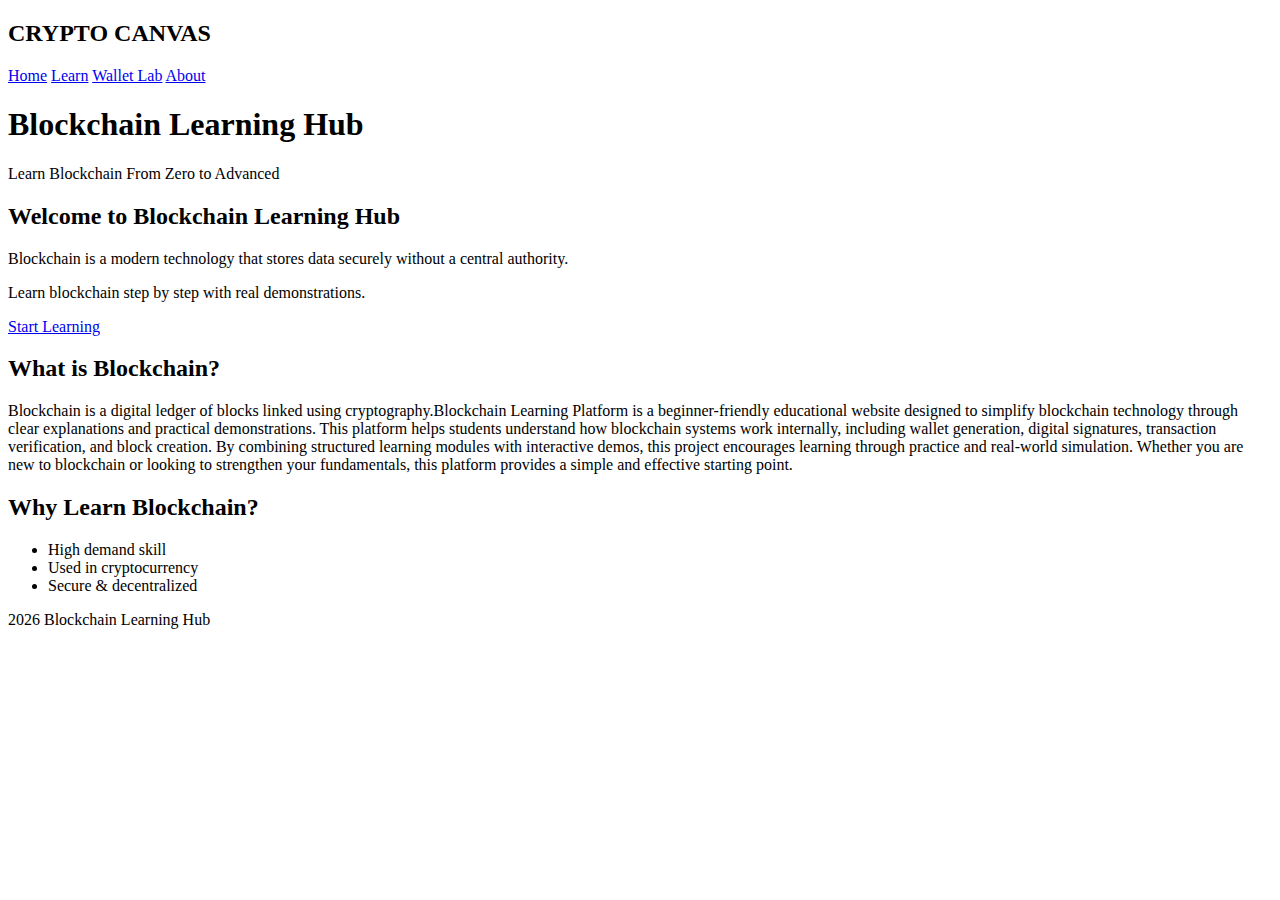
<file: index.html>
<!DOCTYPE html>
<html>
<head>

<!-- Basic Setup -->
<meta charset="UTF-8">
<meta name="viewport" content="width=device-width, initial-scale=1.0">

<title>Blockchain Learning Platform | Learn Blockchain Visually</title>

<meta name="description" content="Blockchain Learning Platform created by Hanshal Gajula. A visual and interactive guide to understanding blockchain technology, blocks, transactions, and distributed ledgers.">

<meta name="keywords" content="Hanshal Gajula, Blockchain Learning Platform, learn blockchain, blockchain tutorial, blockchain basics, distributed ledger technology, blockchain visualization">

<meta name="author" content="Hanshal Gajula">

<meta name="robots" content="index, follow">

<link rel="canonical" href="https://hanshal-aether.github.io/blockchain-learning-platform/">

<!-- Open Graph (LinkedIn / WhatsApp preview) -->
<meta property="og:type" content="website">
<meta property="og:title" content="Blockchain Learning Platform">
<meta property="og:description" content="Interactive blockchain learning platform explaining blockchain concepts visually.">
<meta property="og:url" content="https://hanshal-aether.github.io/blockchain-learning-platform/">
<meta property="og:image" content="https://hanshal-aether.github.io/blockchain-learning-platform/preview.png">

<!-- Twitter Preview -->
<meta name="twitter:card" content="summary_large_image">
<meta name="twitter:title" content="Blockchain Learning Platform">
<meta name="twitter:description" content="Learn blockchain technology through an interactive visual platform.">

<!-- Structured Data for Google -->
<script type="application/ld+json">
{
 "@context": "https://schema.org",
 "@type": "EducationalApplication",
 "name": "Blockchain Learning Platform",
 "author": {
   "@type": "Person",
   "name": "Hanshal Gajula"
 },
 "description": "Interactive blockchain learning platform explaining blockchain fundamentals visually.",
 "url": "https://hanshal-aether.github.io/blockchain-learning-platform/"
}
</script>

</head>
<body>

<div class="sidebar">
    <h2>CRYPTO CANVAS</h2>
    <a href="index.html">Home</a>
    <a href="module.html">Learn</a>
    <a href="Demo.html">Wallet Lab</a>
    <a href="about.html">About</a>
    
</div>

<div class="main">

<header>
<h1>Blockchain Learning Hub</h1>
<p>Learn Blockchain From Zero to Advanced</p>
</header>

<section class="hero">
<h2>Welcome to Blockchain Learning Hub</h2>
<p>
Blockchain is a modern technology that stores data securely
without a central authority.
</p>
<p>
Learn blockchain step by step with real demonstrations.
</p>
<a href="module.html" class="btn">Start Learning</a>
</section>

<section class="content">
<h2>What is Blockchain?</h2>
<p>
Blockchain is a digital ledger of blocks linked using cryptography.Blockchain Learning Platform is a beginner-friendly educational website designed to simplify blockchain technology through clear explanations and practical demonstrations.

This platform helps students understand how blockchain systems work internally, including wallet generation, digital signatures, transaction verification, and block creation.

By combining structured learning modules with interactive demos, this project encourages learning through practice and real-world simulation.

Whether you are new to blockchain or looking to strengthen your fundamentals, this platform provides a simple and effective starting point.
</p>

<h2>Why Learn Blockchain?</h2>
<ul>
<li>High demand skill</li>
<li>Used in cryptocurrency</li>
<li>Secure & decentralized</li>
</ul>
</section>

<footer>
<p> 2026 Blockchain Learning Hub</p>
</footer>

</div>
</body>

</html>
</file>
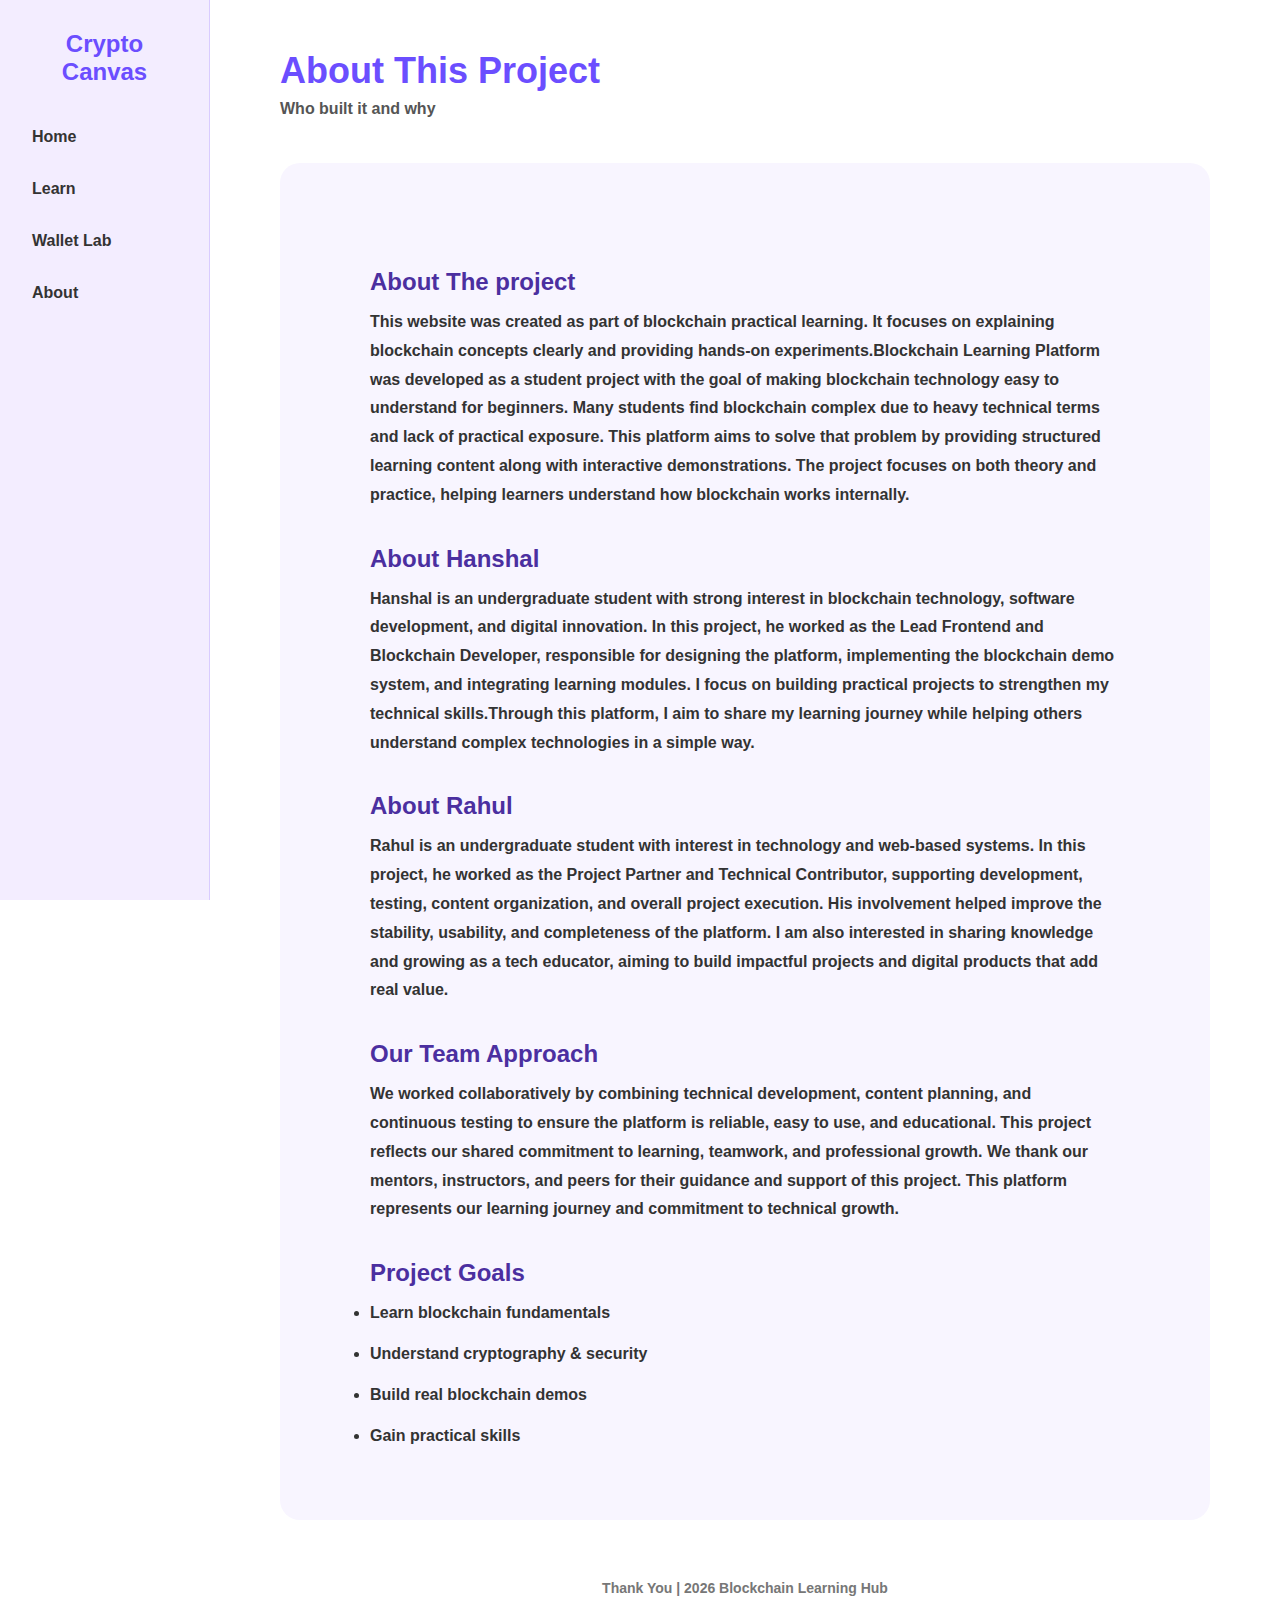
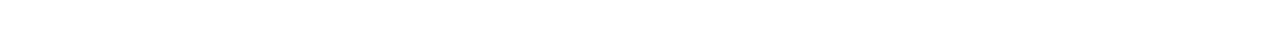
<file: about.html>
<!DOCTYPE html>
<html lang="en">
<head>
<meta charset="UTF-8">
<title>About This Project</title>
<link rel="stylesheet" href="style.css">
</head>

<body>

<!-- SIDEBAR -->
<div class="sidebar">
    <h2>Crypto Canvas</h2>
    <a href="index.html">Home</a>
    <a href="module.html">Learn</a>
    <a href="Demo.html">Wallet Lab</a>
    <a href="about.html">About</a>
</div>

<!-- MAIN CONTENT -->
<div class="main">

<header>
<h1>About This Project</h1>
<p>Who built it and why</p>
</header>

<section class="content">
 <h2>About The project</h2>
<p>
This website was created as part of blockchain practical learning.
It focuses on explaining blockchain concepts clearly
and providing hands-on experiments.Blockchain Learning Platform was developed as a student project with the goal of making blockchain technology easy to understand for beginners.

Many students find blockchain complex due to heavy technical terms and lack of practical exposure. This platform aims to solve that problem by providing structured learning content along with interactive demonstrations.

The project focuses on both theory and practice, helping learners understand how blockchain works internally.
</p>

<h2>About Hanshal</h2>
<p>
Hanshal is an undergraduate student with strong interest in blockchain technology, software development, and digital innovation.

In this project, he worked as the Lead Frontend and Blockchain Developer, responsible for designing the platform, implementing the blockchain demo system, and integrating learning modules.

I focus on building practical projects to strengthen my technical skills.Through this platform, I aim to share my learning journey while helping others understand complex technologies in a simple way.
</p>

<h2>About Rahul</h2>
<p>
Rahul is an undergraduate student with interest in technology and web-based systems.

In this project, he worked as the Project Partner and Technical Contributor, supporting development, testing, content organization, and overall project execution.

His involvement helped improve the stability, usability, and completeness of the platform. I am also interested in sharing knowledge and growing as a tech educator, aiming to build impactful projects and digital products that add real value.

</p>

<h2>Our Team Approach</h2>
<p>
We worked collaboratively by combining technical development, content planning, and continuous testing to ensure the platform is reliable, easy to use, and educational.

This project reflects our shared commitment to learning, teamwork, and professional growth.

We thank our mentors, instructors, and peers for their guidance and support of this project.

This platform represents our learning journey and commitment to technical growth.
</p>


<h2>Project Goals</h2>
<ul>
<li>Learn blockchain fundamentals</li>
<li>Understand cryptography & security</li>
<li>Build real blockchain demos</li>
<li>Gain practical skills</li>
</ul>

</section>

<footer>
<p>Thank You  |  2026 Blockchain Learning Hub</p>
</footer>

</div>

</body>
</html>
</file>
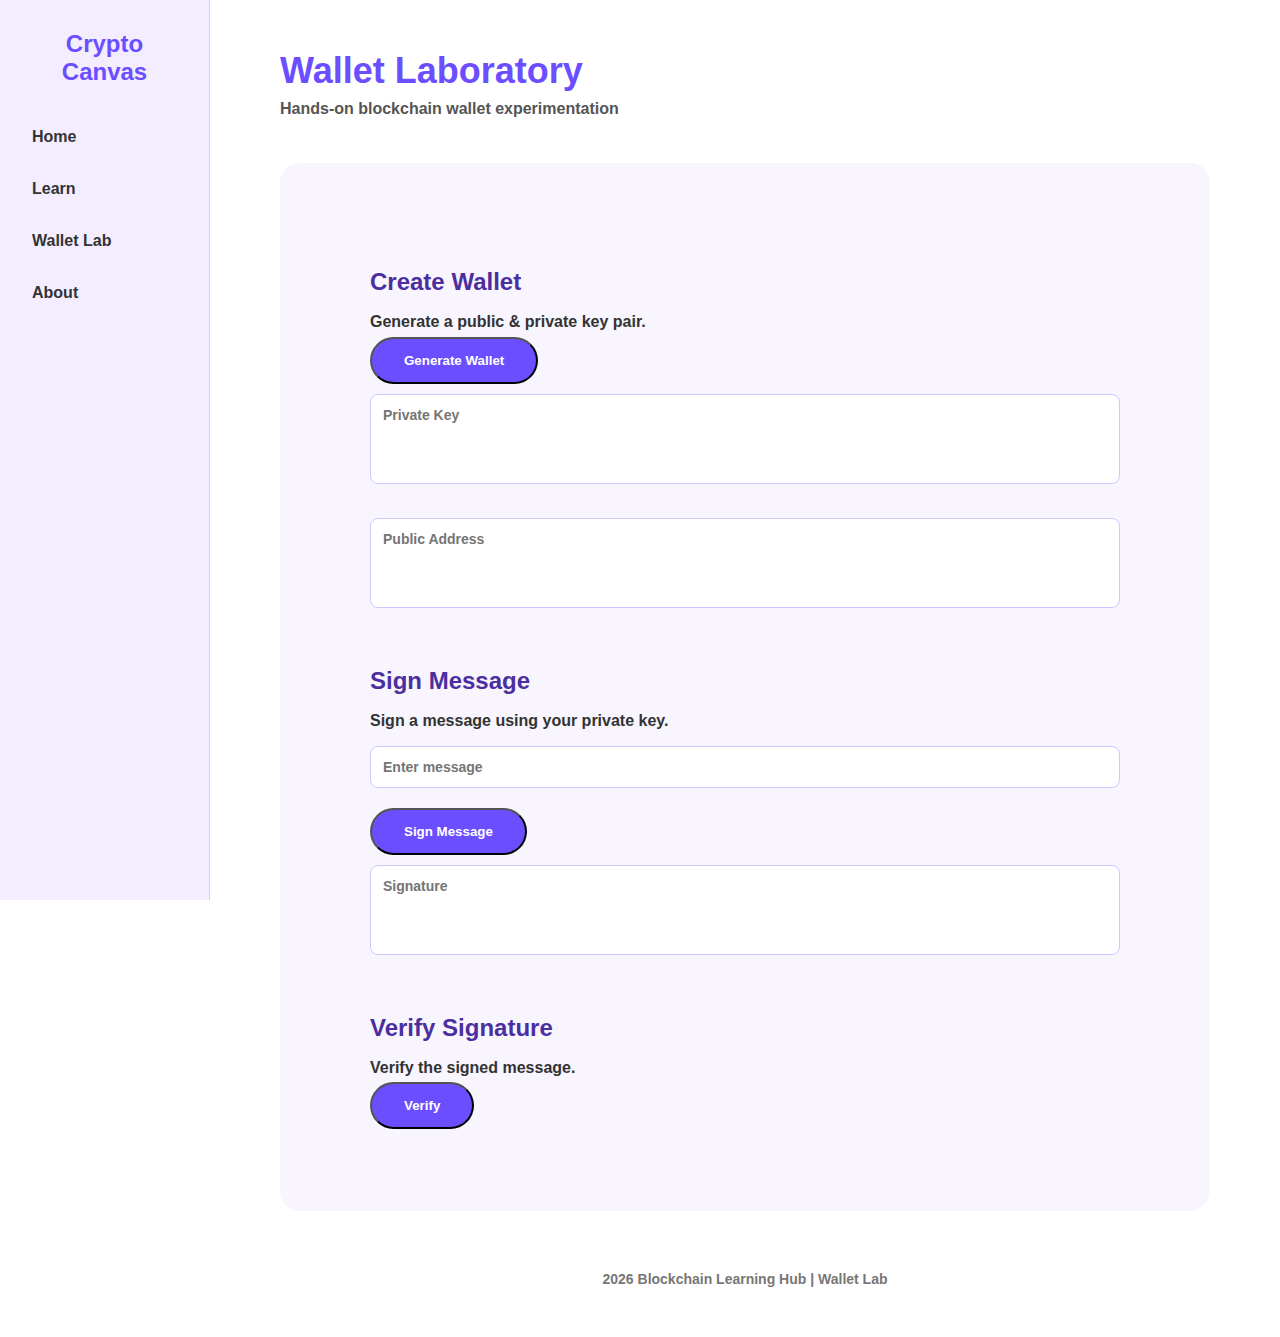
<file: Demo.html>
<!DOCTYPE html>
<html lang="en">
<head>
<meta charset="UTF-8">
<title>Blockchain Wallet Lab</title>
<link rel="stylesheet" href="style.css">
</head>

<body>

<!-- SIDEBAR -->
<div class="sidebar">
    <h2>Crypto Canvas</h2>
    <a href="index.html">Home</a>
    <a href="module.html">Learn</a>
    <a href="Demo.html">Wallet Lab</a>
    <a href="about.html">About</a>
</div>

<!-- MAIN CONTENT -->
<div class="main">

<header>
<h1>Wallet Laboratory</h1>
<p>Hands-on blockchain wallet experimentation</p>
</header>

<section class="content">

<h2>Create Wallet</h2>
<p>Generate a public & private key pair.</p>

<button onclick="createWallet()" class="btn">Generate Wallet</button>

<textarea id="privateKey" placeholder="Private Key"></textarea>
<textarea id="address" placeholder="Public Address"></textarea>

<h2>Sign Message</h2>
<p>Sign a message using your private key.</p>

<input id="message" placeholder="Enter message">
<button onclick="signMessage()" class="btn">Sign Message</button>

<textarea id="signature" placeholder="Signature"></textarea>

<h2>Verify Signature</h2>
<p>Verify the signed message.</p>

<button onclick="verify()" class="btn">Verify</button>
<p id="result"></p>

</section>

<footer>
<p> 2026 Blockchain Learning Hub | Wallet Lab</p>
</footer>

</div>

<script src="Blockchain.js"></script>

</body>

</html>
</file>
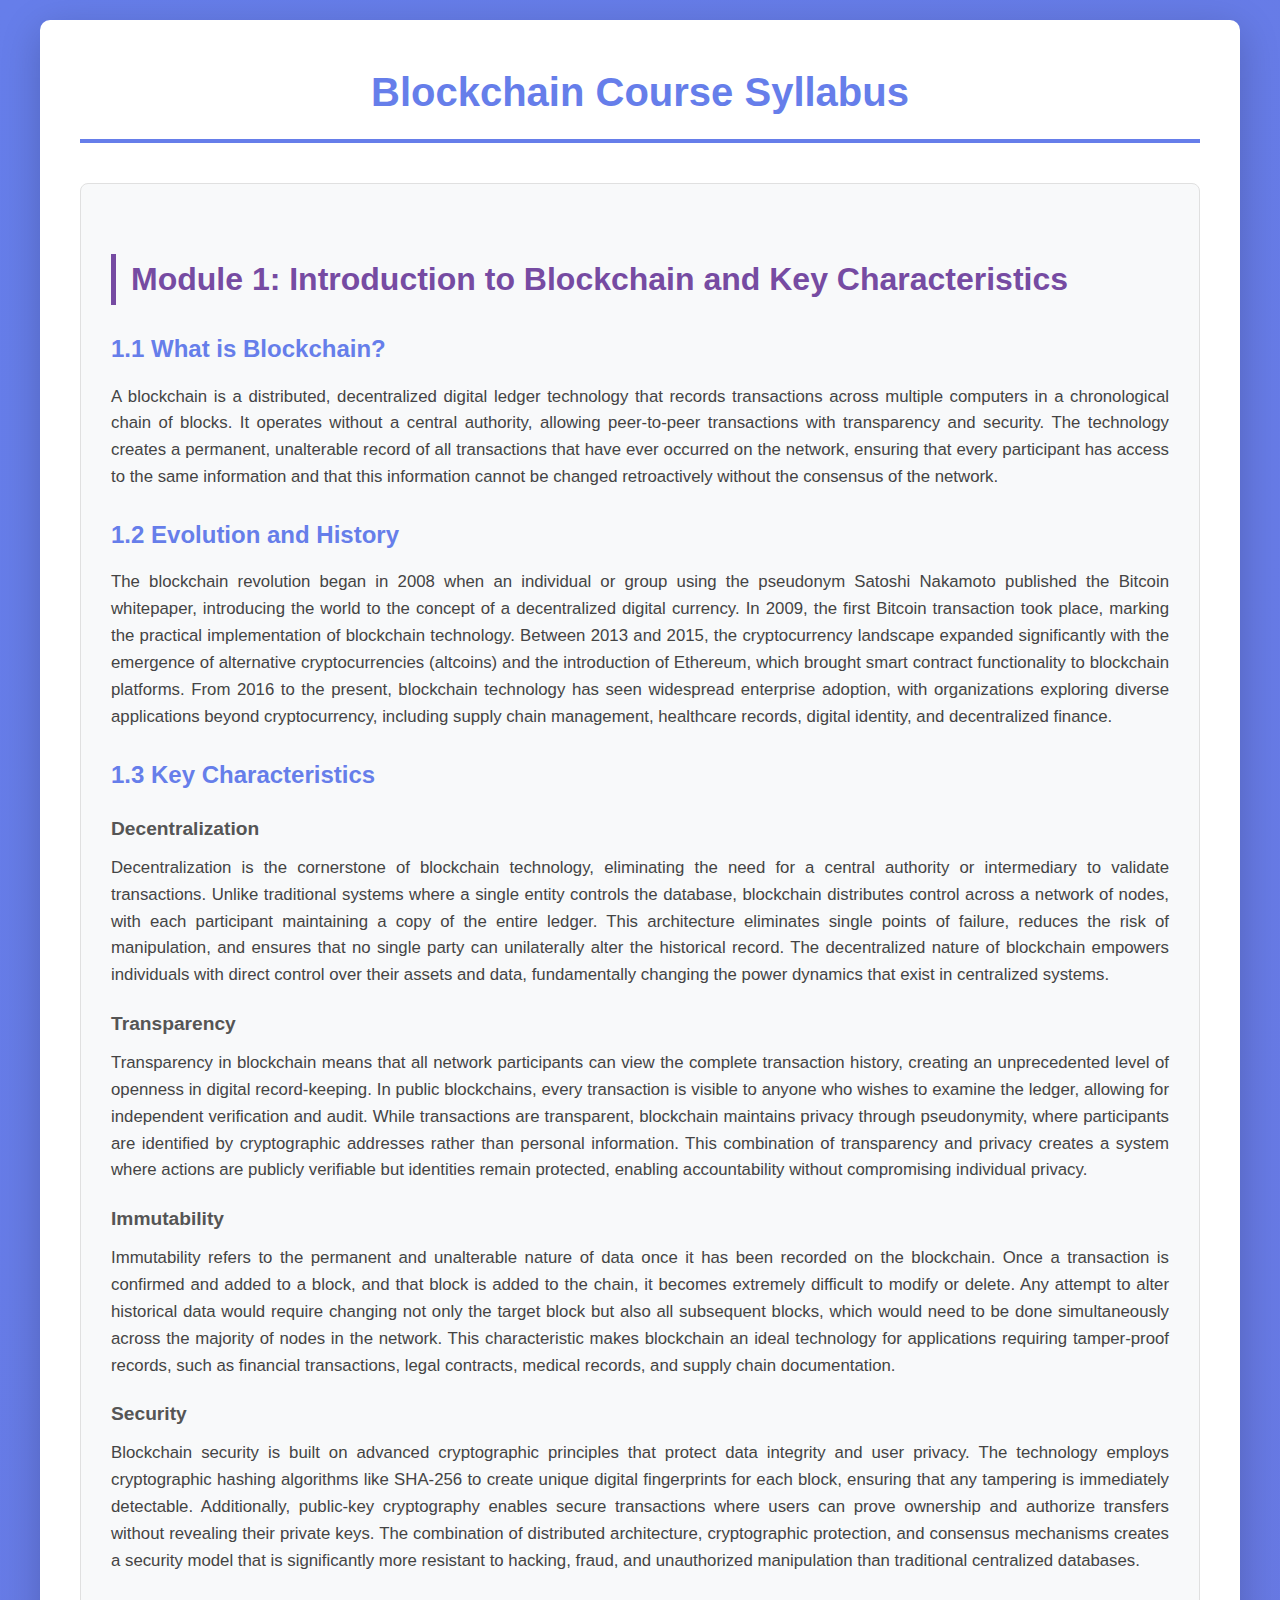
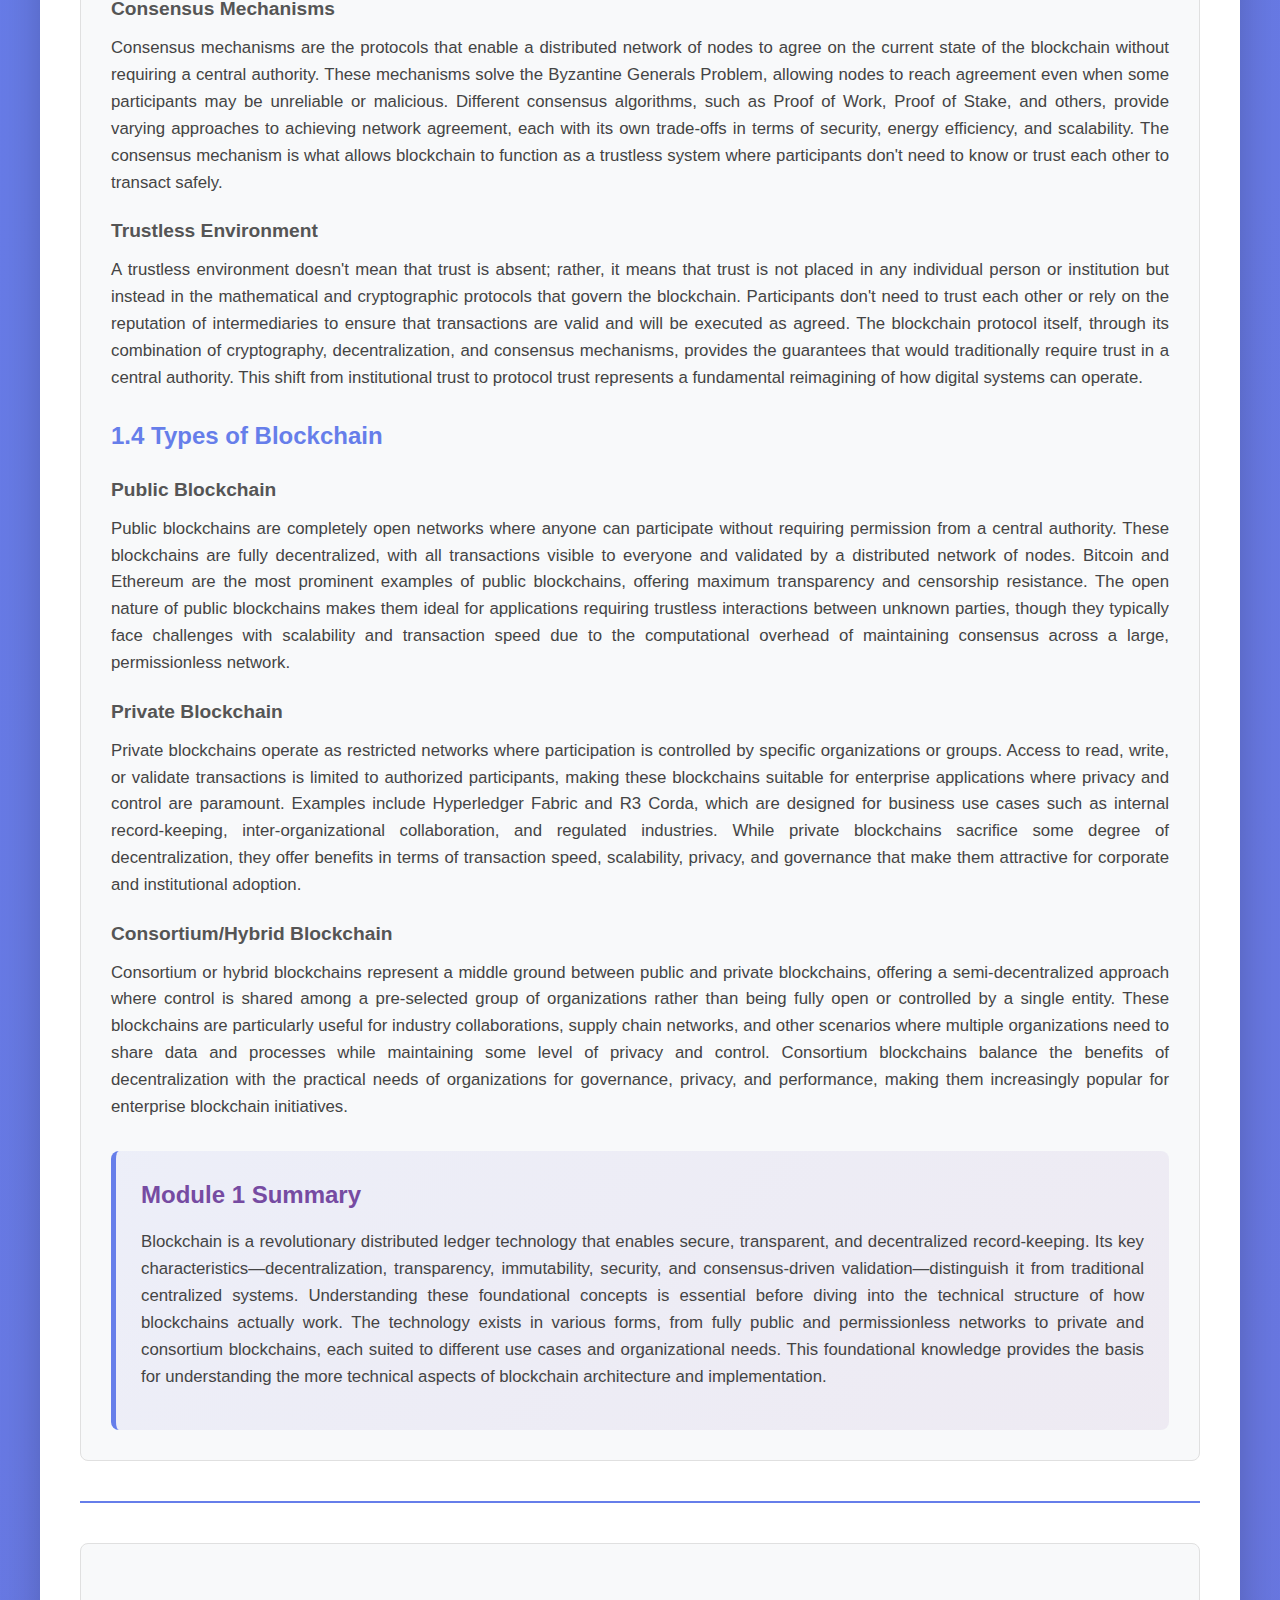
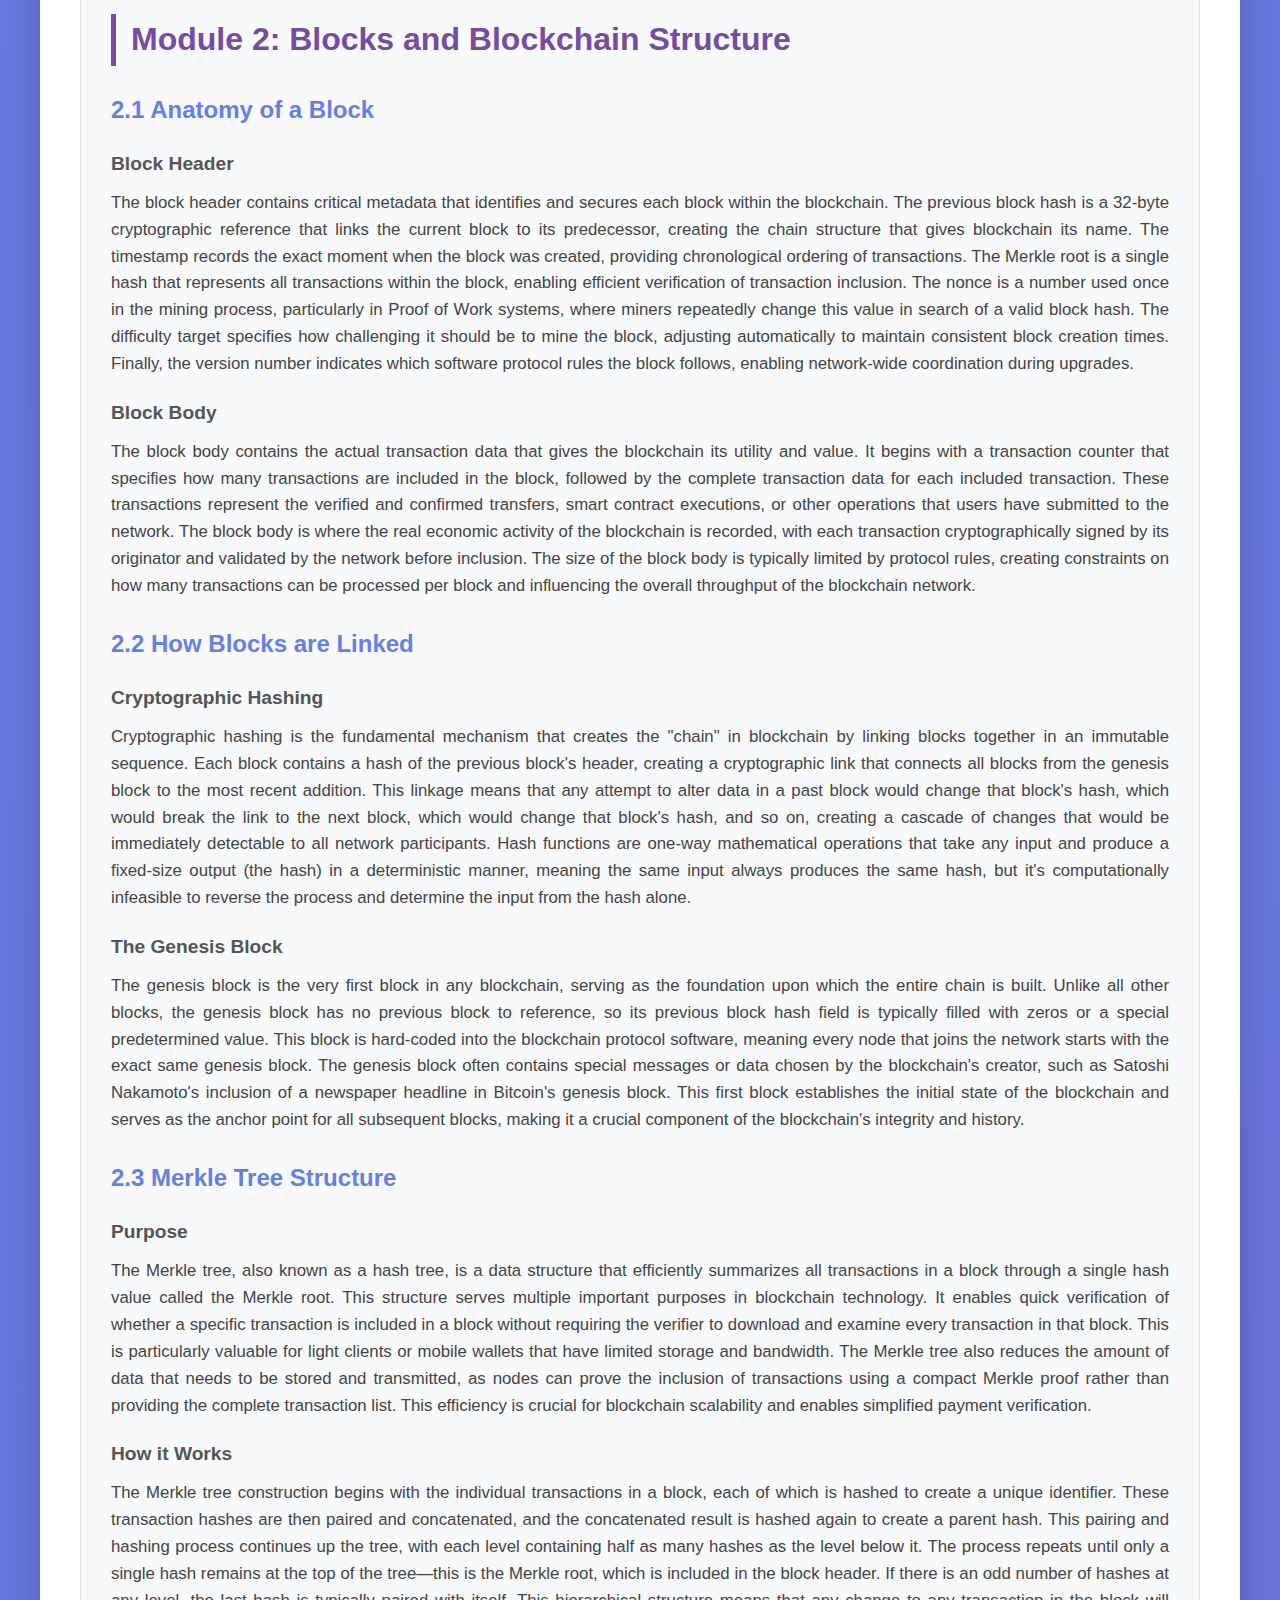
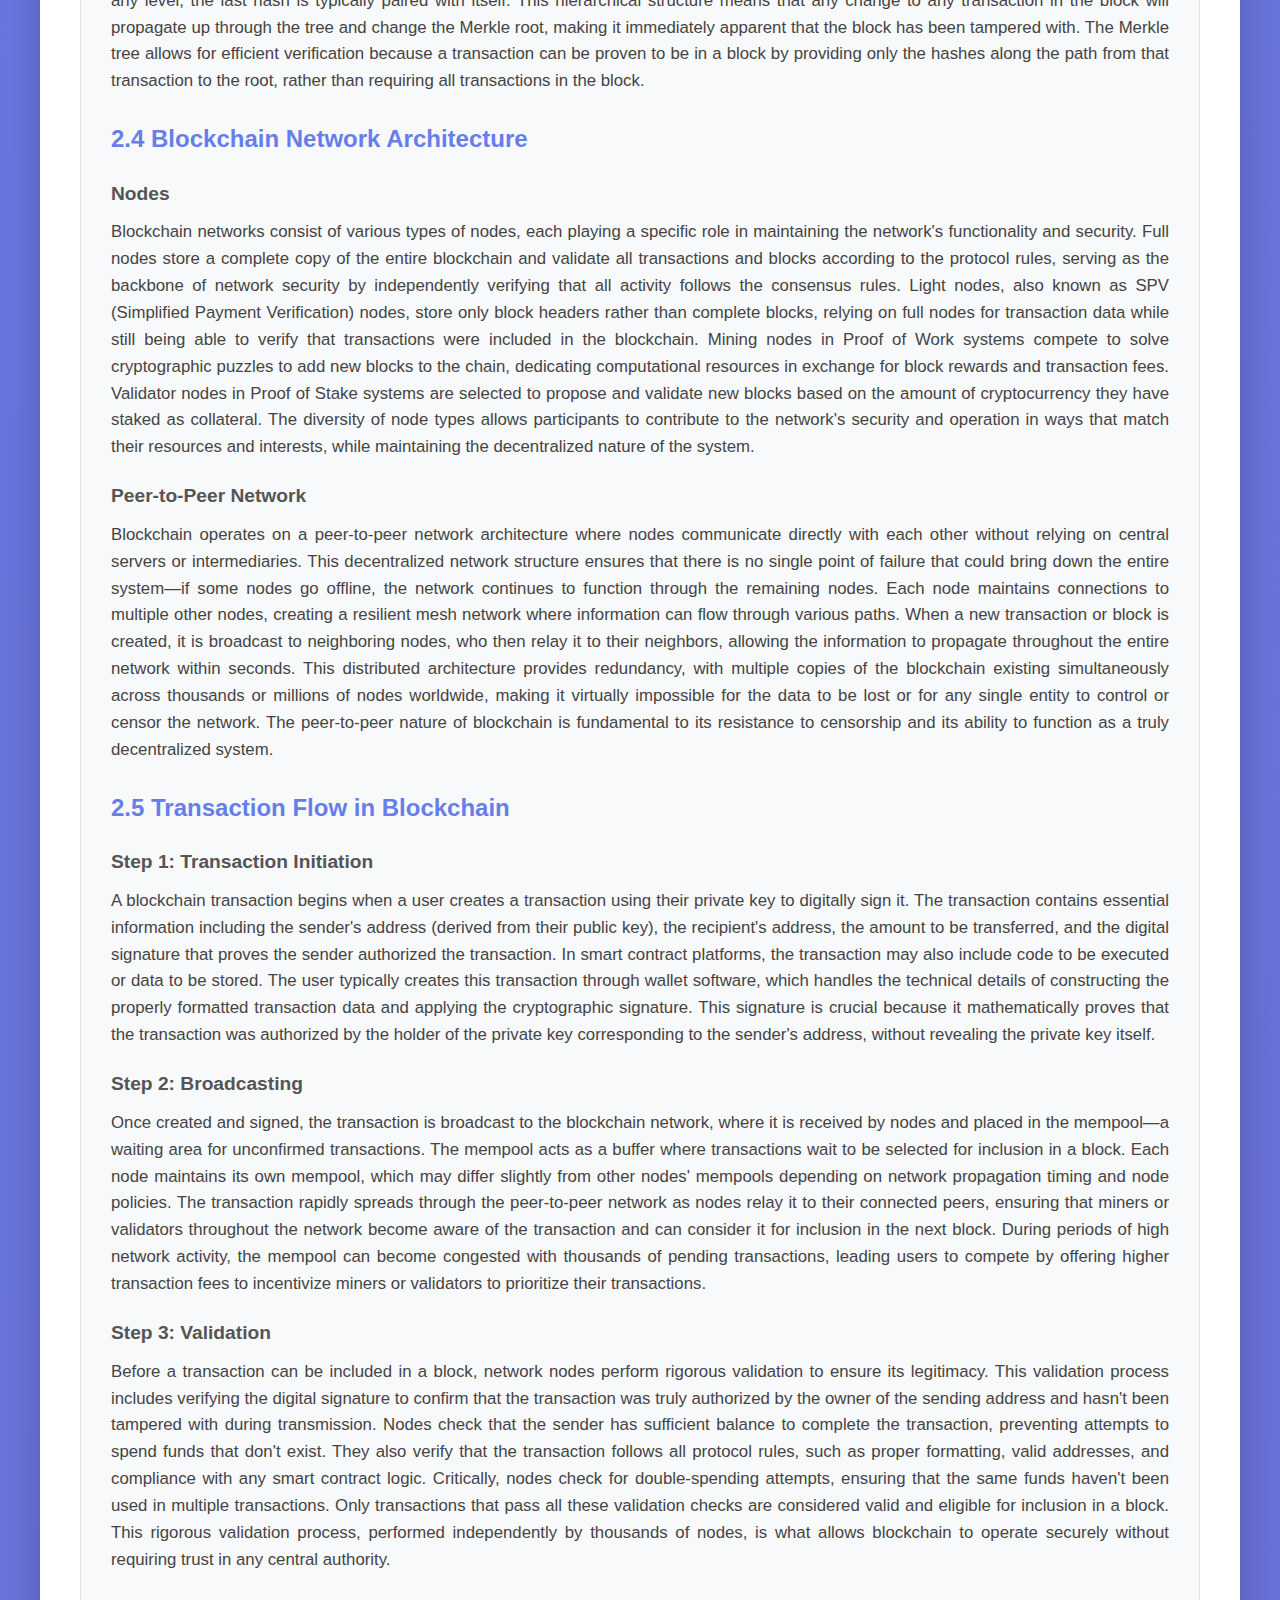
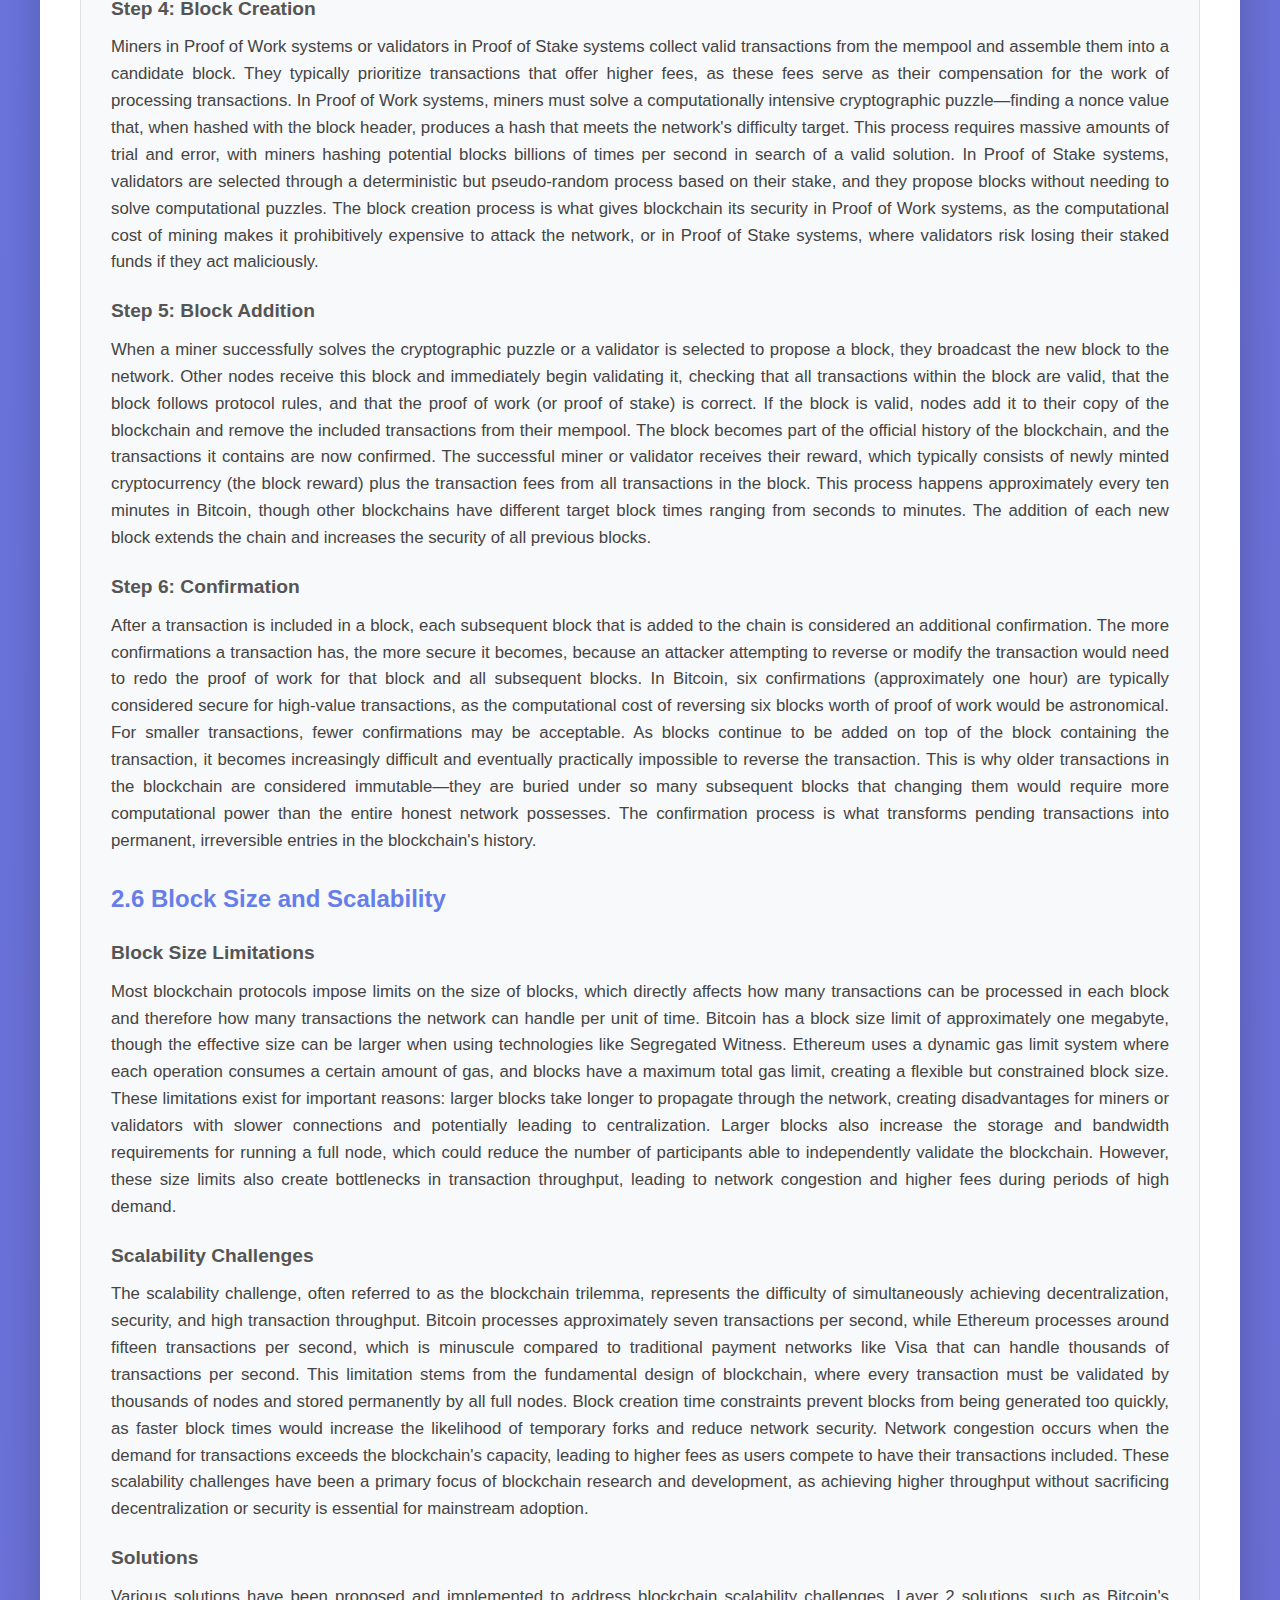
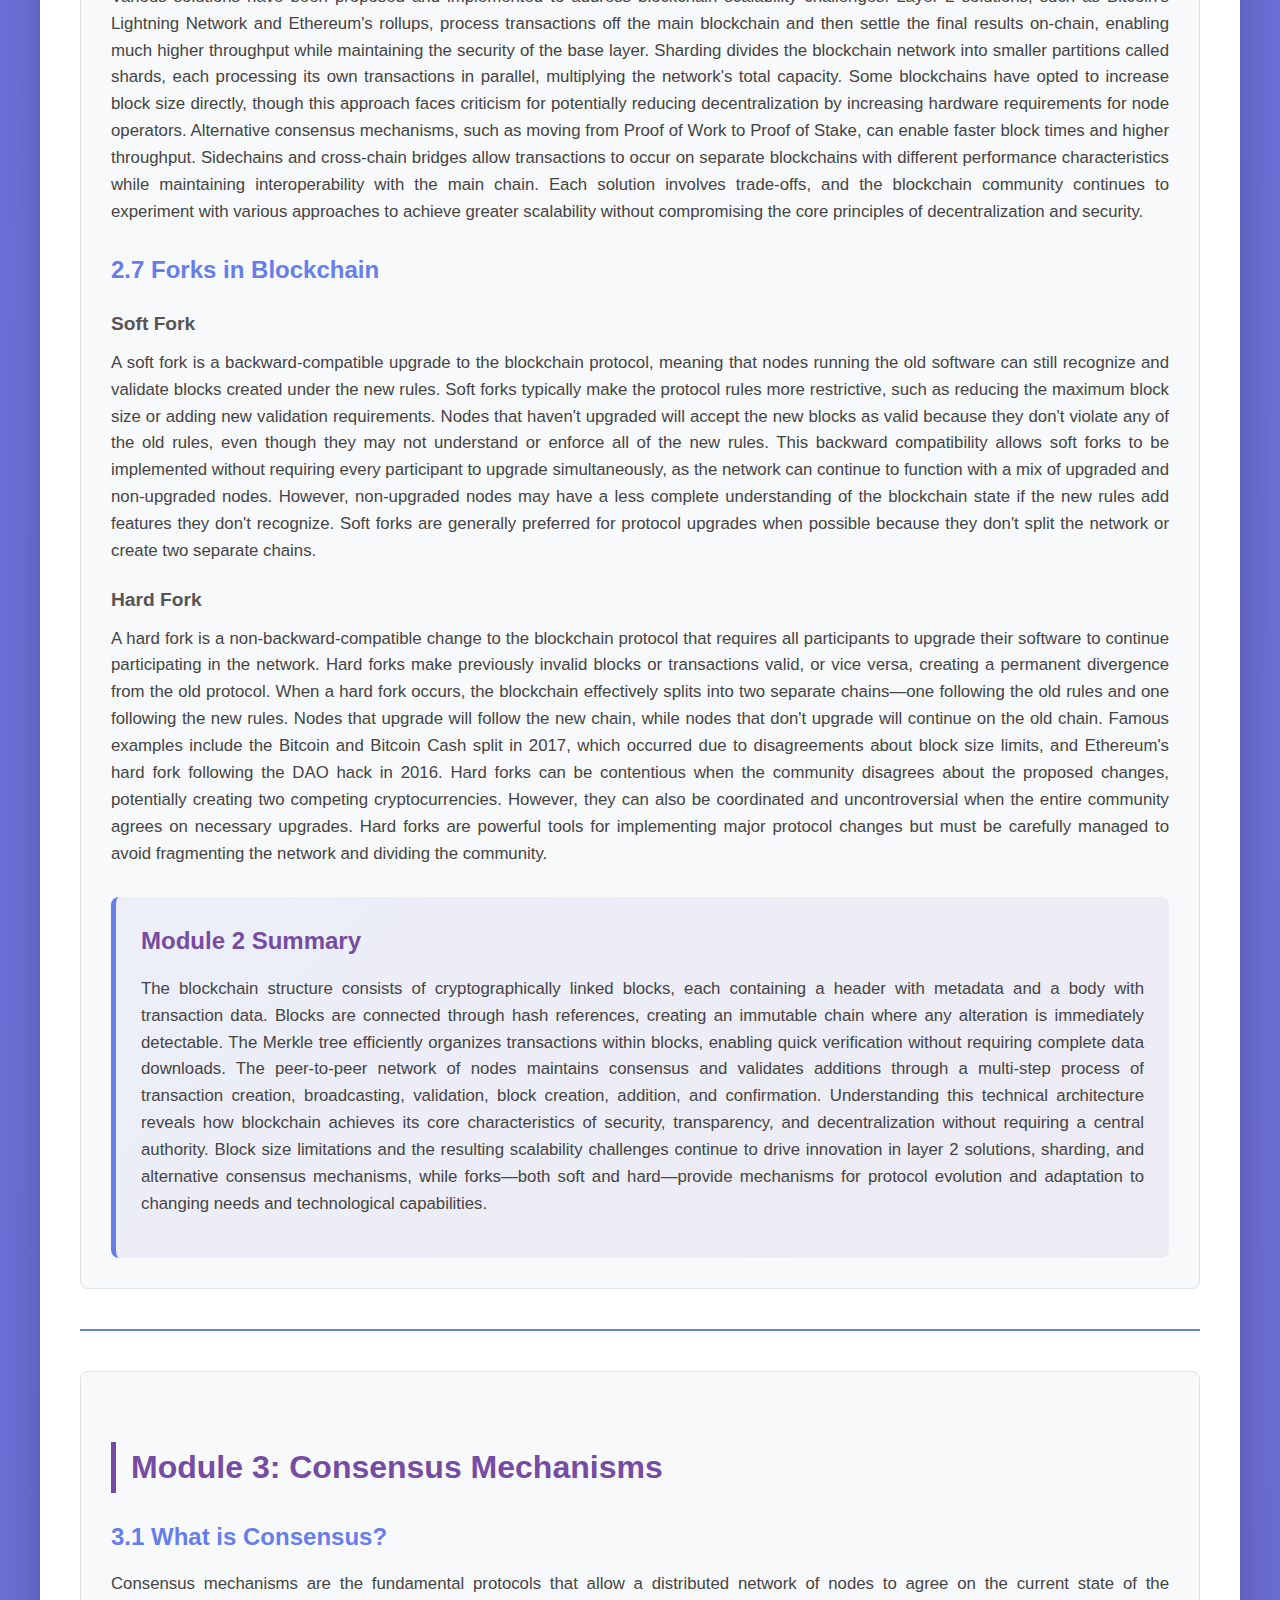
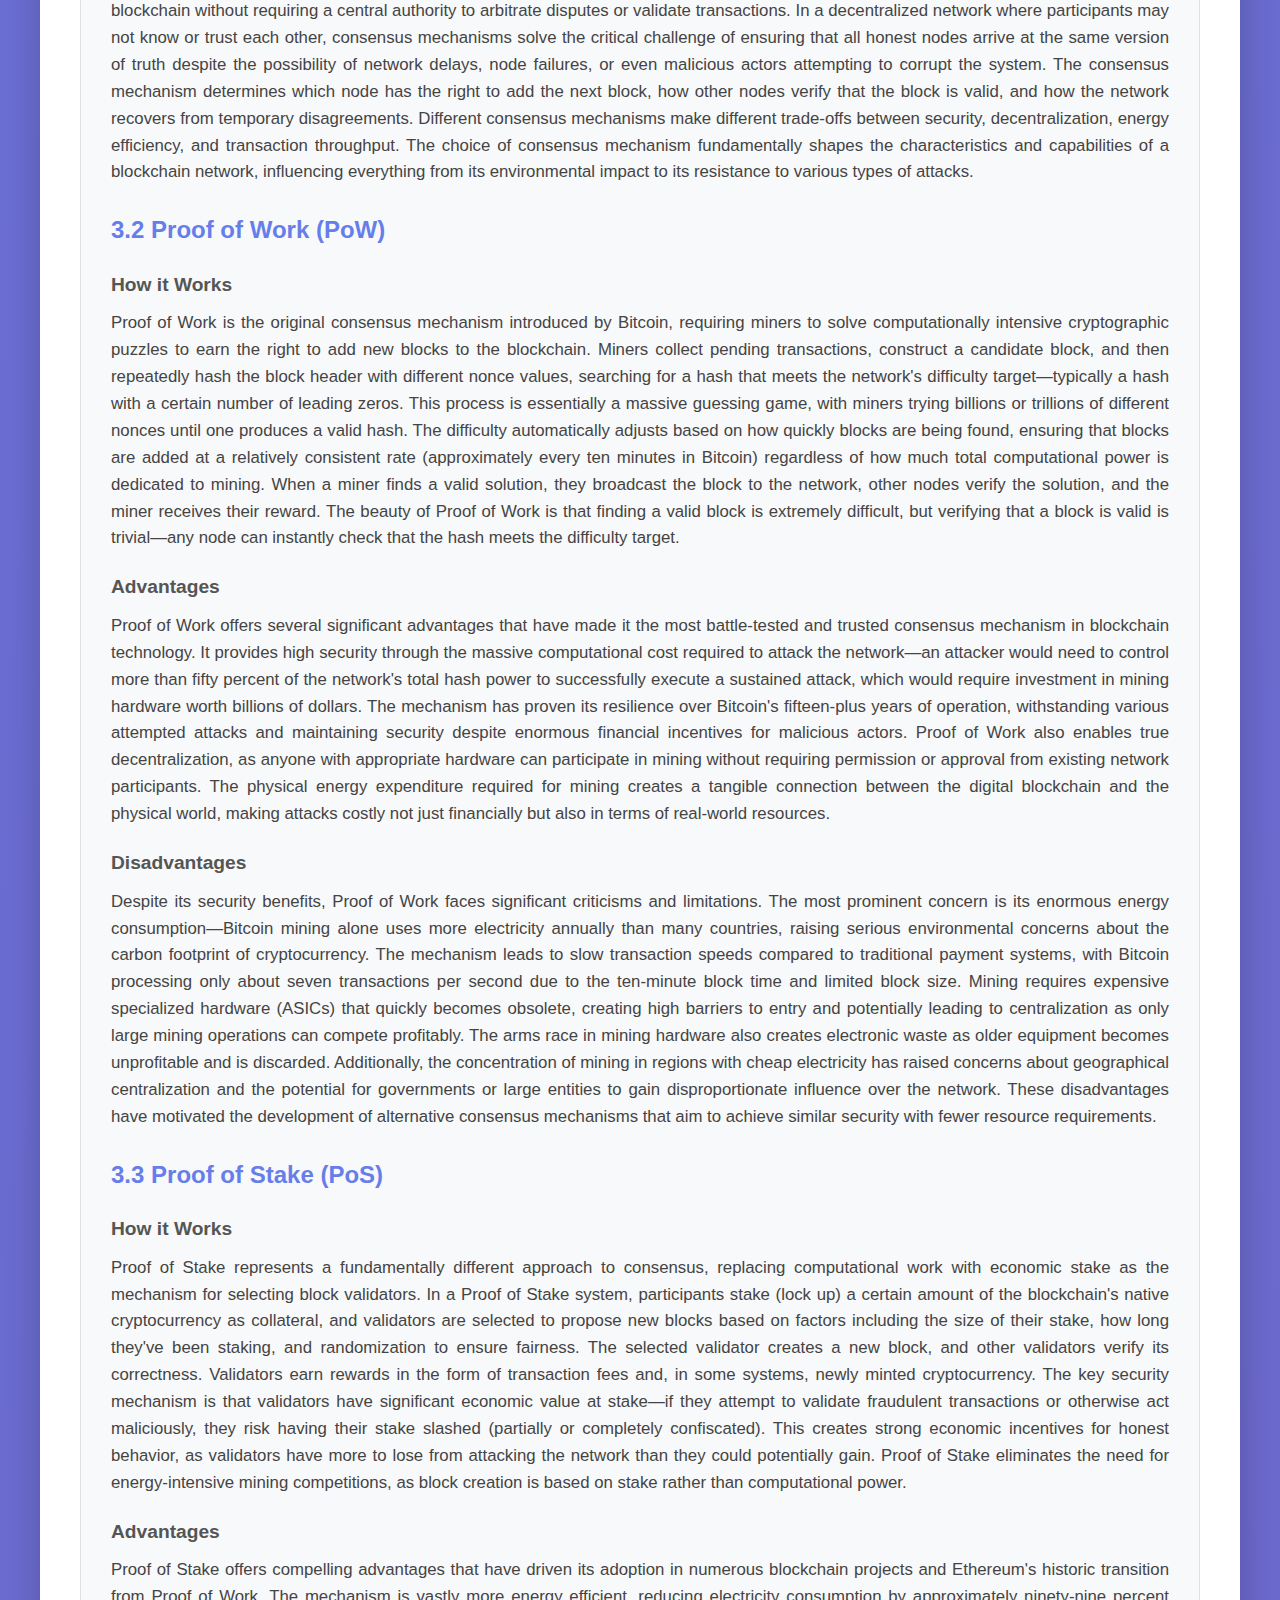
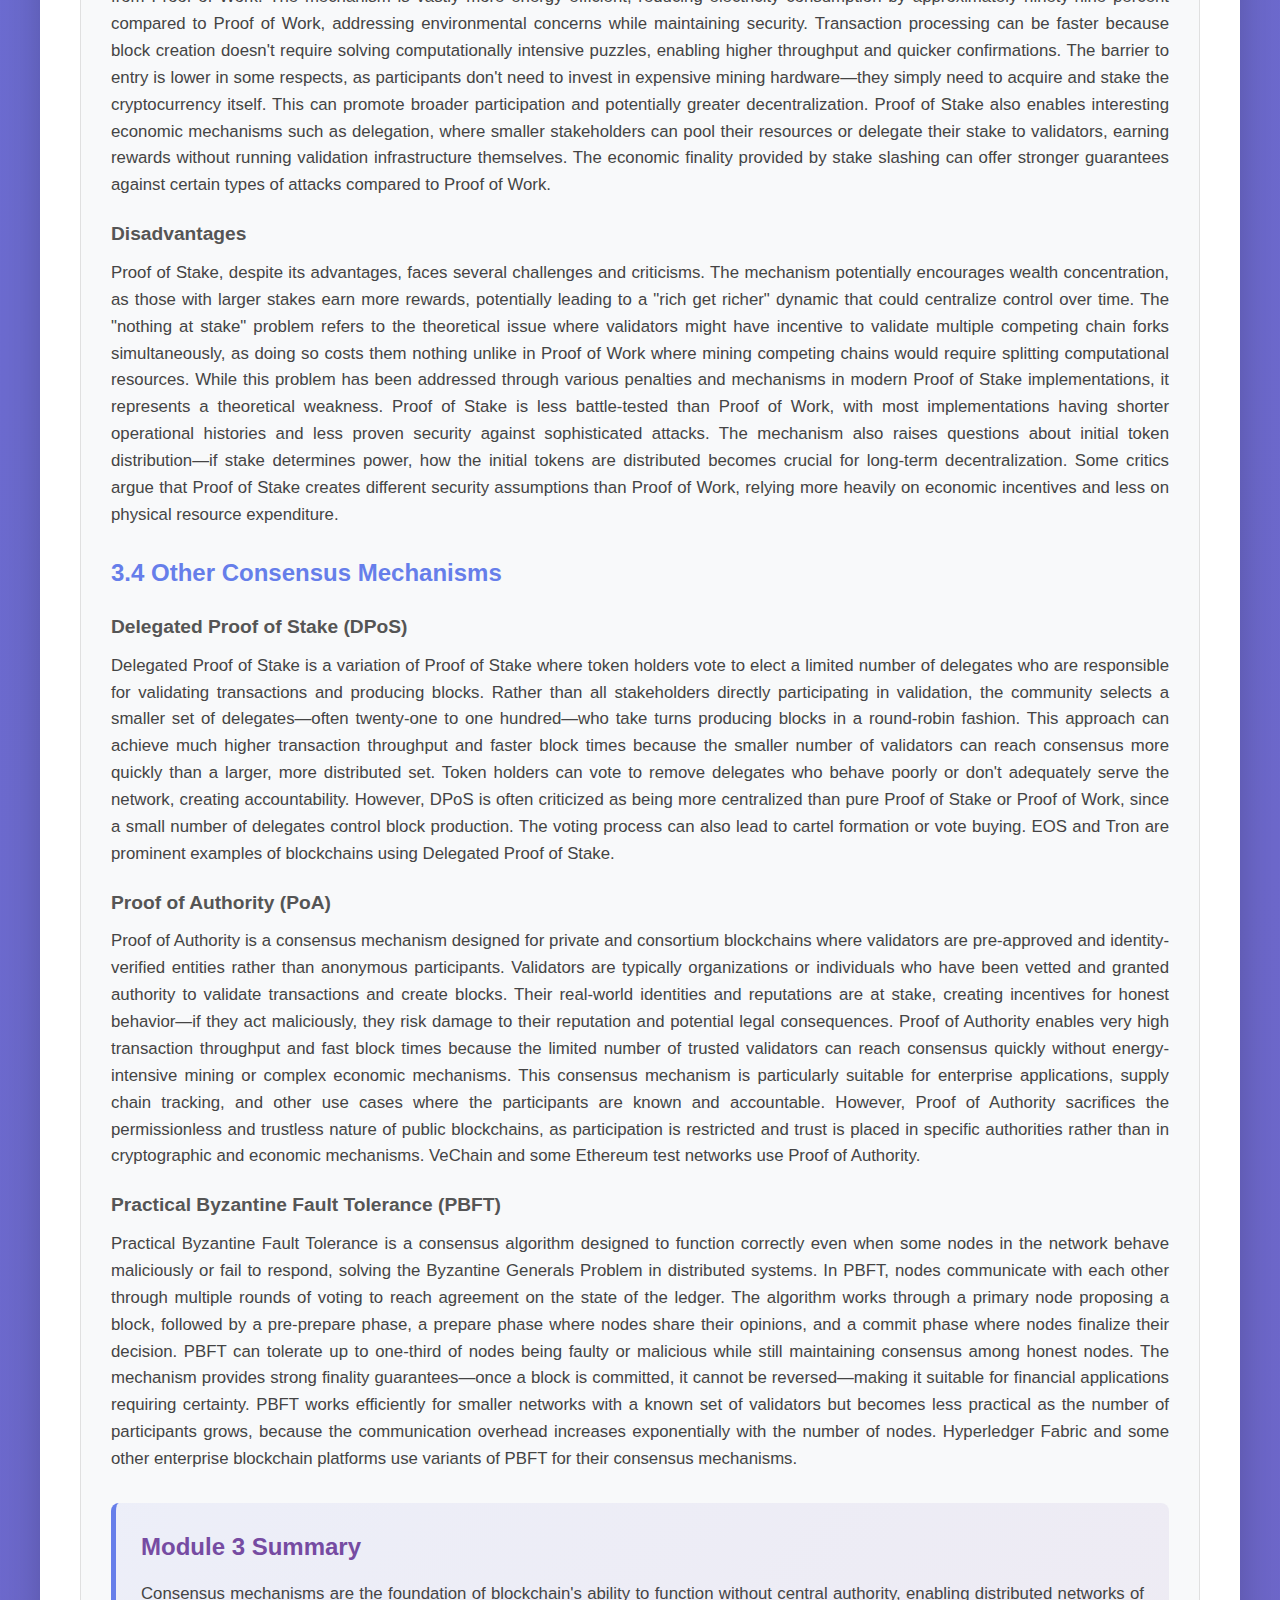
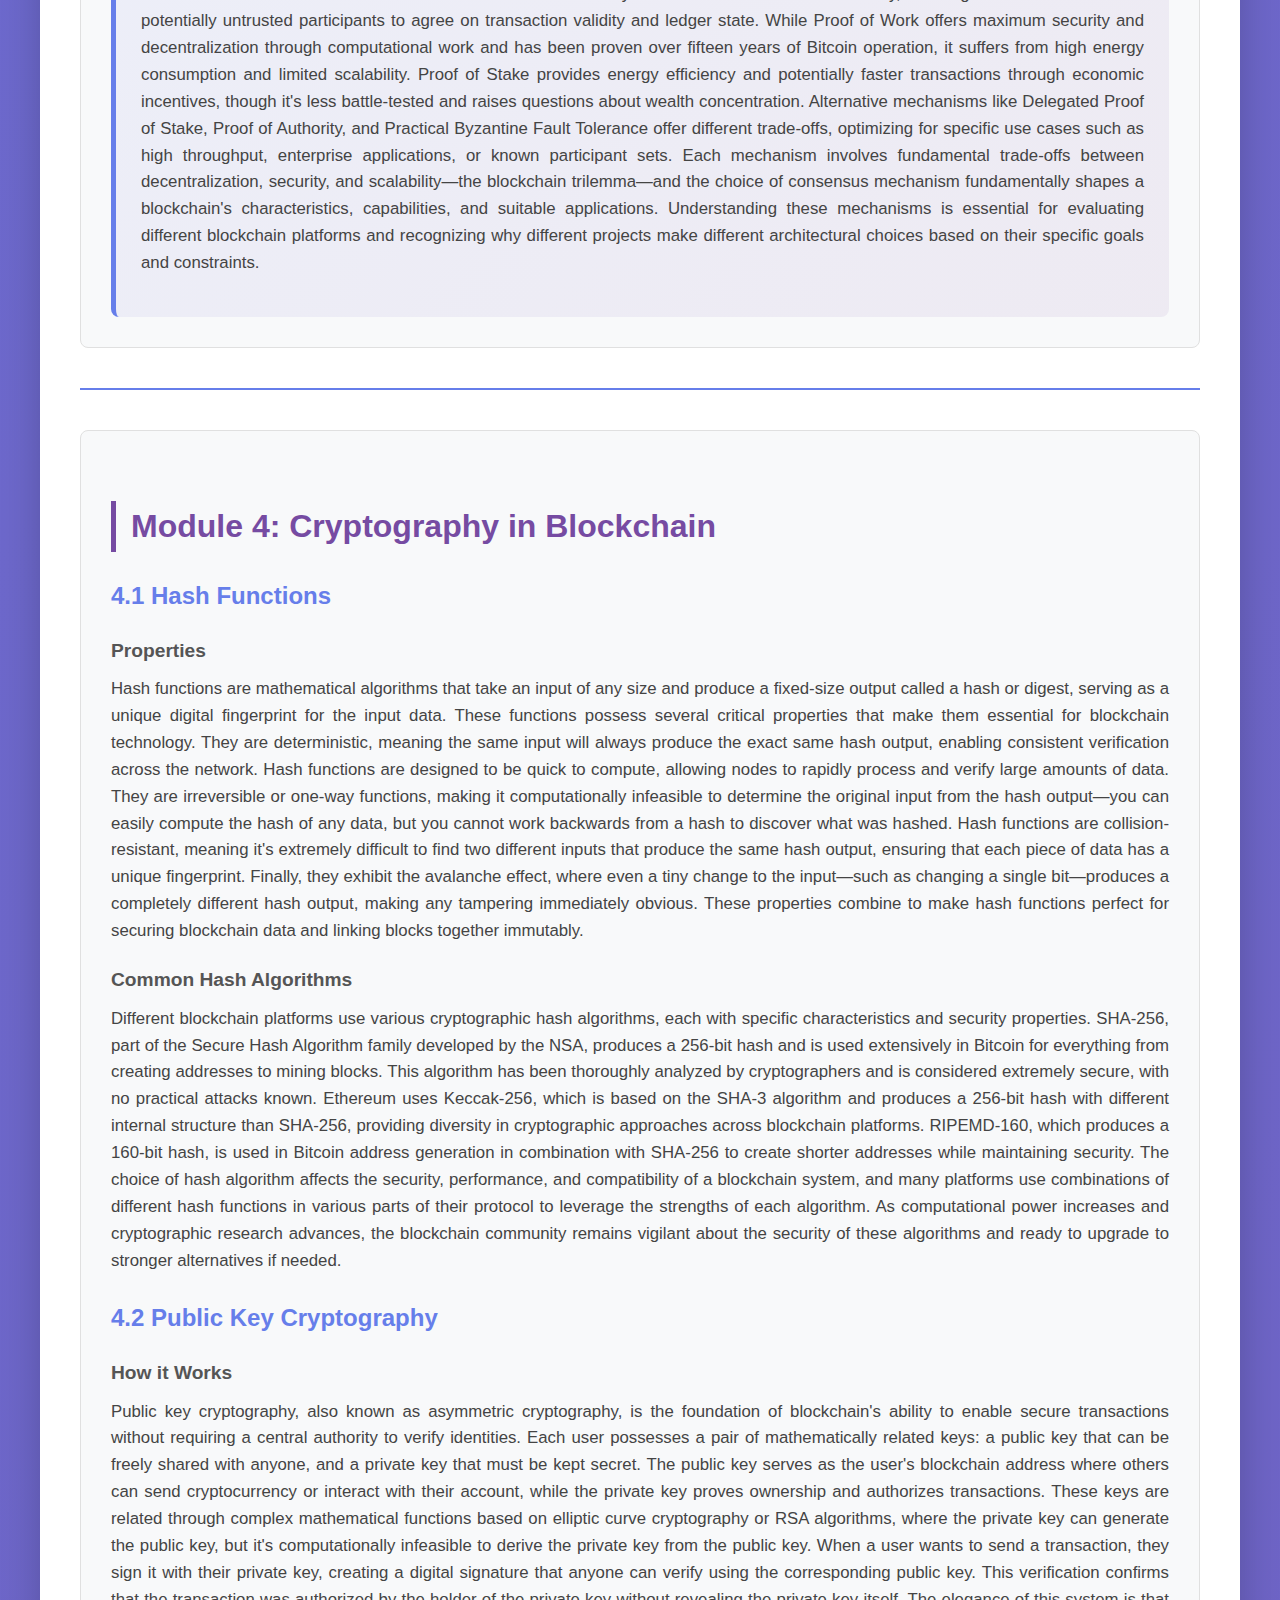
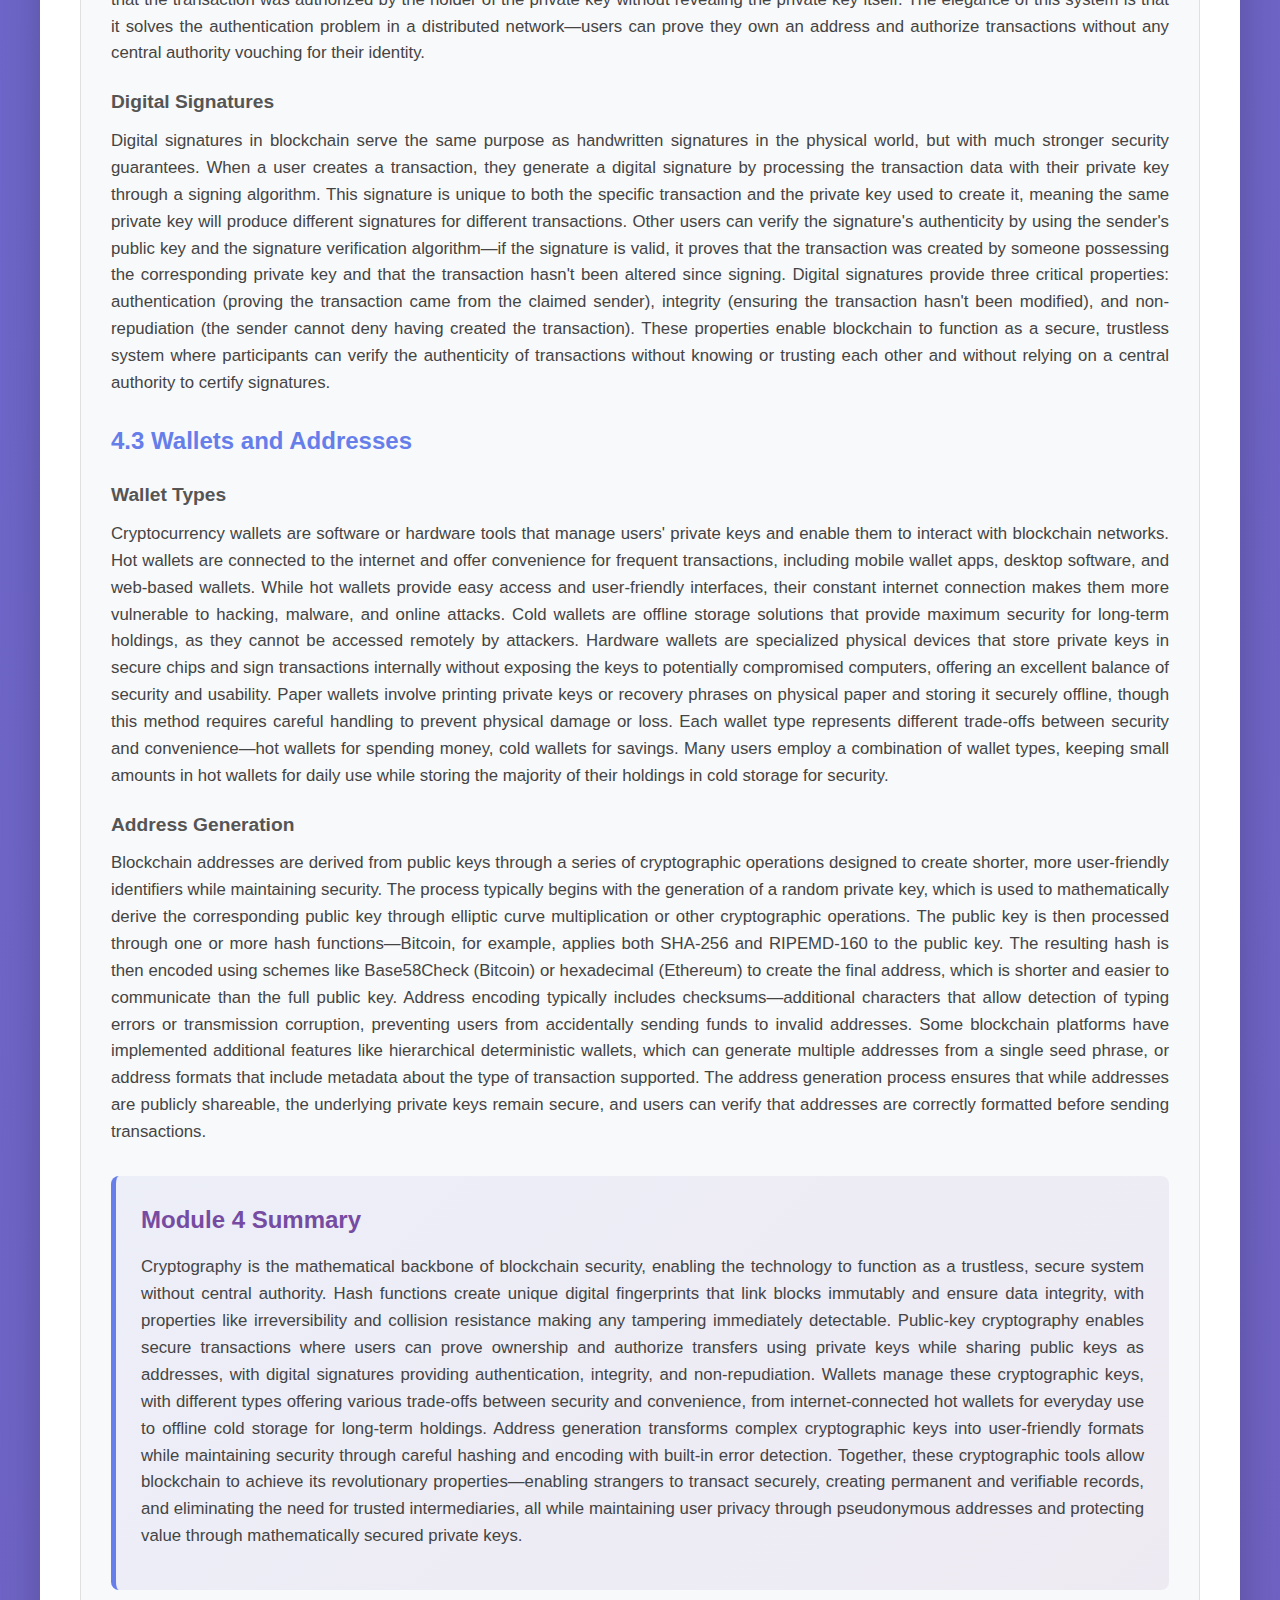
<file: module.html>
<!DOCTYPE html>
<html lang="en">
<head>
    <meta charset="UTF-8">
    <meta name="viewport" content="width=device-width, initial-scale=1.0">
    <title>Blockchain Course Syllabus</title>
    <style>
        * {
            margin: 0;
            padding: 0;
            box-sizing: border-box;
        }
        
        body {
            font-family: 'Segoe UI', Tahoma, Geneva, Verdana, sans-serif;
            line-height: 1.6;
            color: #333;
            background: linear-gradient(135deg, #667eea 0%, #764ba2 100%);
            padding: 20px;
        }
        
        .container {
            max-width: 1200px;
            margin: 0 auto;
            background: white;
            padding: 40px;
            border-radius: 10px;
            box-shadow: 0 10px 40px rgba(0,0,0,0.2);
        }
        
        h1 {
            color: #667eea;
            text-align: center;
            margin-bottom: 40px;
            font-size: 2.5em;
            border-bottom: 4px solid #667eea;
            padding-bottom: 15px;
        }
        
        h2 {
            color: #764ba2;
            margin-top: 40px;
            margin-bottom: 20px;
            font-size: 2em;
            border-left: 5px solid #764ba2;
            padding-left: 15px;
        }
        
        h3 {
            color: #667eea;
            margin-top: 25px;
            margin-bottom: 15px;
            font-size: 1.5em;
        }
        
        h4 {
            color: #555;
            margin-top: 20px;
            margin-bottom: 10px;
            font-size: 1.2em;
            font-weight: 600;
        }
        
        p {
            margin-bottom: 15px;
            text-align: justify;
            color: #444;
            font-size: 1.05em;
        }
        
        .module {
            background: #f8f9fa;
            padding: 30px;
            margin-bottom: 30px;
            border-radius: 8px;
            border: 1px solid #e0e0e0;
        }
        
        .summary {
            background: linear-gradient(135deg, #667eea15 0%, #764ba215 100%);
            padding: 25px;
            margin-top: 30px;
            border-radius: 8px;
            border-left: 5px solid #667eea;
        }
        
        .summary h3 {
            color: #764ba2;
            margin-top: 0;
        }
        
        .characteristics {
            background: #fff3cd;
            padding: 25px;
            margin-top: 30px;
            border-radius: 8px;
            border-left: 5px solid #ffc107;
        }
        
        .characteristics h3 {
            color: #856404;
            margin-top: 0;
        }
        
        ul {
            margin-left: 30px;
            margin-bottom: 15px;
        }
        
        li {
            margin-bottom: 8px;
            color: #444;
        }
        
        .section {
            margin-bottom: 25px;
        }
        
        hr {
            border: none;
            border-top: 2px solid #667eea;
            margin: 40px 0;
        }
        
        @media (max-width: 768px) {
            .container {
                padding: 20px;
            }
            
            h1 {
                font-size: 2em;
            }
            
            h2 {
                font-size: 1.5em;
            }
        }
    </style>
</head>
<body>
    <div class="container">
        <h1>Blockchain Course Syllabus</h1>
        
        <div class="module">
            <h2>Module 1: Introduction to Blockchain and Key Characteristics</h2>
            
            <div class="section">
                <h3>1.1 What is Blockchain?</h3>
                <p>A blockchain is a distributed, decentralized digital ledger technology that records transactions across multiple computers in a chronological chain of blocks. It operates without a central authority, allowing peer-to-peer transactions with transparency and security. The technology creates a permanent, unalterable record of all transactions that have ever occurred on the network, ensuring that every participant has access to the same information and that this information cannot be changed retroactively without the consensus of the network.</p>
            </div>
            
            <div class="section">
                <h3>1.2 Evolution and History</h3>
                <p>The blockchain revolution began in 2008 when an individual or group using the pseudonym Satoshi Nakamoto published the Bitcoin whitepaper, introducing the world to the concept of a decentralized digital currency. In 2009, the first Bitcoin transaction took place, marking the practical implementation of blockchain technology. Between 2013 and 2015, the cryptocurrency landscape expanded significantly with the emergence of alternative cryptocurrencies (altcoins) and the introduction of Ethereum, which brought smart contract functionality to blockchain platforms. From 2016 to the present, blockchain technology has seen widespread enterprise adoption, with organizations exploring diverse applications beyond cryptocurrency, including supply chain management, healthcare records, digital identity, and decentralized finance.</p>
            </div>
            
            <div class="section">
                <h3>1.3 Key Characteristics</h3>
                
                <h4>Decentralization</h4>
                <p>Decentralization is the cornerstone of blockchain technology, eliminating the need for a central authority or intermediary to validate transactions. Unlike traditional systems where a single entity controls the database, blockchain distributes control across a network of nodes, with each participant maintaining a copy of the entire ledger. This architecture eliminates single points of failure, reduces the risk of manipulation, and ensures that no single party can unilaterally alter the historical record. The decentralized nature of blockchain empowers individuals with direct control over their assets and data, fundamentally changing the power dynamics that exist in centralized systems.</p>
                
                <h4>Transparency</h4>
                <p>Transparency in blockchain means that all network participants can view the complete transaction history, creating an unprecedented level of openness in digital record-keeping. In public blockchains, every transaction is visible to anyone who wishes to examine the ledger, allowing for independent verification and audit. While transactions are transparent, blockchain maintains privacy through pseudonymity, where participants are identified by cryptographic addresses rather than personal information. This combination of transparency and privacy creates a system where actions are publicly verifiable but identities remain protected, enabling accountability without compromising individual privacy.</p>
                
                <h4>Immutability</h4>
                <p>Immutability refers to the permanent and unalterable nature of data once it has been recorded on the blockchain. Once a transaction is confirmed and added to a block, and that block is added to the chain, it becomes extremely difficult to modify or delete. Any attempt to alter historical data would require changing not only the target block but also all subsequent blocks, which would need to be done simultaneously across the majority of nodes in the network. This characteristic makes blockchain an ideal technology for applications requiring tamper-proof records, such as financial transactions, legal contracts, medical records, and supply chain documentation.</p>
                
                <h4>Security</h4>
                <p>Blockchain security is built on advanced cryptographic principles that protect data integrity and user privacy. The technology employs cryptographic hashing algorithms like SHA-256 to create unique digital fingerprints for each block, ensuring that any tampering is immediately detectable. Additionally, public-key cryptography enables secure transactions where users can prove ownership and authorize transfers without revealing their private keys. The combination of distributed architecture, cryptographic protection, and consensus mechanisms creates a security model that is significantly more resistant to hacking, fraud, and unauthorized manipulation than traditional centralized databases.</p>
                
                <h4>Consensus Mechanisms</h4>
                <p>Consensus mechanisms are the protocols that enable a distributed network of nodes to agree on the current state of the blockchain without requiring a central authority. These mechanisms solve the Byzantine Generals Problem, allowing nodes to reach agreement even when some participants may be unreliable or malicious. Different consensus algorithms, such as Proof of Work, Proof of Stake, and others, provide varying approaches to achieving network agreement, each with its own trade-offs in terms of security, energy efficiency, and scalability. The consensus mechanism is what allows blockchain to function as a trustless system where participants don't need to know or trust each other to transact safely.</p>
                
                <h4>Trustless Environment</h4>
                <p>A trustless environment doesn't mean that trust is absent; rather, it means that trust is not placed in any individual person or institution but instead in the mathematical and cryptographic protocols that govern the blockchain. Participants don't need to trust each other or rely on the reputation of intermediaries to ensure that transactions are valid and will be executed as agreed. The blockchain protocol itself, through its combination of cryptography, decentralization, and consensus mechanisms, provides the guarantees that would traditionally require trust in a central authority. This shift from institutional trust to protocol trust represents a fundamental reimagining of how digital systems can operate.</p>
            </div>
            
            <div class="section">
                <h3>1.4 Types of Blockchain</h3>
                
                <h4>Public Blockchain</h4>
                <p>Public blockchains are completely open networks where anyone can participate without requiring permission from a central authority. These blockchains are fully decentralized, with all transactions visible to everyone and validated by a distributed network of nodes. Bitcoin and Ethereum are the most prominent examples of public blockchains, offering maximum transparency and censorship resistance. The open nature of public blockchains makes them ideal for applications requiring trustless interactions between unknown parties, though they typically face challenges with scalability and transaction speed due to the computational overhead of maintaining consensus across a large, permissionless network.</p>
                
                <h4>Private Blockchain</h4>
                <p>Private blockchains operate as restricted networks where participation is controlled by specific organizations or groups. Access to read, write, or validate transactions is limited to authorized participants, making these blockchains suitable for enterprise applications where privacy and control are paramount. Examples include Hyperledger Fabric and R3 Corda, which are designed for business use cases such as internal record-keeping, inter-organizational collaboration, and regulated industries. While private blockchains sacrifice some degree of decentralization, they offer benefits in terms of transaction speed, scalability, privacy, and governance that make them attractive for corporate and institutional adoption.</p>
                
                <h4>Consortium/Hybrid Blockchain</h4>
                <p>Consortium or hybrid blockchains represent a middle ground between public and private blockchains, offering a semi-decentralized approach where control is shared among a pre-selected group of organizations rather than being fully open or controlled by a single entity. These blockchains are particularly useful for industry collaborations, supply chain networks, and other scenarios where multiple organizations need to share data and processes while maintaining some level of privacy and control. Consortium blockchains balance the benefits of decentralization with the practical needs of organizations for governance, privacy, and performance, making them increasingly popular for enterprise blockchain initiatives.</p>
            </div>
            
            <div class="summary">
                <h3>Module 1 Summary</h3>
                <p>Blockchain is a revolutionary distributed ledger technology that enables secure, transparent, and decentralized record-keeping. Its key characteristics—decentralization, transparency, immutability, security, and consensus-driven validation—distinguish it from traditional centralized systems. Understanding these foundational concepts is essential before diving into the technical structure of how blockchains actually work. The technology exists in various forms, from fully public and permissionless networks to private and consortium blockchains, each suited to different use cases and organizational needs. This foundational knowledge provides the basis for understanding the more technical aspects of blockchain architecture and implementation.</p>
            </div>
        </div>
        
        <hr>
        
        <div class="module">
            <h2>Module 2: Blocks and Blockchain Structure</h2>
            
            <div class="section">
                <h3>2.1 Anatomy of a Block</h3>
                
                <h4>Block Header</h4>
                <p>The block header contains critical metadata that identifies and secures each block within the blockchain. The previous block hash is a 32-byte cryptographic reference that links the current block to its predecessor, creating the chain structure that gives blockchain its name. The timestamp records the exact moment when the block was created, providing chronological ordering of transactions. The Merkle root is a single hash that represents all transactions within the block, enabling efficient verification of transaction inclusion. The nonce is a number used once in the mining process, particularly in Proof of Work systems, where miners repeatedly change this value in search of a valid block hash. The difficulty target specifies how challenging it should be to mine the block, adjusting automatically to maintain consistent block creation times. Finally, the version number indicates which software protocol rules the block follows, enabling network-wide coordination during upgrades.</p>
                
                <h4>Block Body</h4>
                <p>The block body contains the actual transaction data that gives the blockchain its utility and value. It begins with a transaction counter that specifies how many transactions are included in the block, followed by the complete transaction data for each included transaction. These transactions represent the verified and confirmed transfers, smart contract executions, or other operations that users have submitted to the network. The block body is where the real economic activity of the blockchain is recorded, with each transaction cryptographically signed by its originator and validated by the network before inclusion. The size of the block body is typically limited by protocol rules, creating constraints on how many transactions can be processed per block and influencing the overall throughput of the blockchain network.</p>
            </div>
            
            <div class="section">
                <h3>2.2 How Blocks are Linked</h3>
                
                <h4>Cryptographic Hashing</h4>
                <p>Cryptographic hashing is the fundamental mechanism that creates the "chain" in blockchain by linking blocks together in an immutable sequence. Each block contains a hash of the previous block's header, creating a cryptographic link that connects all blocks from the genesis block to the most recent addition. This linkage means that any attempt to alter data in a past block would change that block's hash, which would break the link to the next block, which would change that block's hash, and so on, creating a cascade of changes that would be immediately detectable to all network participants. Hash functions are one-way mathematical operations that take any input and produce a fixed-size output (the hash) in a deterministic manner, meaning the same input always produces the same hash, but it's computationally infeasible to reverse the process and determine the input from the hash alone.</p>
                
                <h4>The Genesis Block</h4>
                <p>The genesis block is the very first block in any blockchain, serving as the foundation upon which the entire chain is built. Unlike all other blocks, the genesis block has no previous block to reference, so its previous block hash field is typically filled with zeros or a special predetermined value. This block is hard-coded into the blockchain protocol software, meaning every node that joins the network starts with the exact same genesis block. The genesis block often contains special messages or data chosen by the blockchain's creator, such as Satoshi Nakamoto's inclusion of a newspaper headline in Bitcoin's genesis block. This first block establishes the initial state of the blockchain and serves as the anchor point for all subsequent blocks, making it a crucial component of the blockchain's integrity and history.</p>
            </div>
            
            <div class="section">
                <h3>2.3 Merkle Tree Structure</h3>
                
                <h4>Purpose</h4>
                <p>The Merkle tree, also known as a hash tree, is a data structure that efficiently summarizes all transactions in a block through a single hash value called the Merkle root. This structure serves multiple important purposes in blockchain technology. It enables quick verification of whether a specific transaction is included in a block without requiring the verifier to download and examine every transaction in that block. This is particularly valuable for light clients or mobile wallets that have limited storage and bandwidth. The Merkle tree also reduces the amount of data that needs to be stored and transmitted, as nodes can prove the inclusion of transactions using a compact Merkle proof rather than providing the complete transaction list. This efficiency is crucial for blockchain scalability and enables simplified payment verification.</p>
                
                <h4>How it Works</h4>
                <p>The Merkle tree construction begins with the individual transactions in a block, each of which is hashed to create a unique identifier. These transaction hashes are then paired and concatenated, and the concatenated result is hashed again to create a parent hash. This pairing and hashing process continues up the tree, with each level containing half as many hashes as the level below it. The process repeats until only a single hash remains at the top of the tree—this is the Merkle root, which is included in the block header. If there is an odd number of hashes at any level, the last hash is typically paired with itself. This hierarchical structure means that any change to any transaction in the block will propagate up through the tree and change the Merkle root, making it immediately apparent that the block has been tampered with. The Merkle tree allows for efficient verification because a transaction can be proven to be in a block by providing only the hashes along the path from that transaction to the root, rather than requiring all transactions in the block.</p>
            </div>
            
            <div class="section">
                <h3>2.4 Blockchain Network Architecture</h3>
                
                <h4>Nodes</h4>
                <p>Blockchain networks consist of various types of nodes, each playing a specific role in maintaining the network's functionality and security. Full nodes store a complete copy of the entire blockchain and validate all transactions and blocks according to the protocol rules, serving as the backbone of network security by independently verifying that all activity follows the consensus rules. Light nodes, also known as SPV (Simplified Payment Verification) nodes, store only block headers rather than complete blocks, relying on full nodes for transaction data while still being able to verify that transactions were included in the blockchain. Mining nodes in Proof of Work systems compete to solve cryptographic puzzles to add new blocks to the chain, dedicating computational resources in exchange for block rewards and transaction fees. Validator nodes in Proof of Stake systems are selected to propose and validate new blocks based on the amount of cryptocurrency they have staked as collateral. The diversity of node types allows participants to contribute to the network's security and operation in ways that match their resources and interests, while maintaining the decentralized nature of the system.</p>
                
                <h4>Peer-to-Peer Network</h4>
                <p>Blockchain operates on a peer-to-peer network architecture where nodes communicate directly with each other without relying on central servers or intermediaries. This decentralized network structure ensures that there is no single point of failure that could bring down the entire system—if some nodes go offline, the network continues to function through the remaining nodes. Each node maintains connections to multiple other nodes, creating a resilient mesh network where information can flow through various paths. When a new transaction or block is created, it is broadcast to neighboring nodes, who then relay it to their neighbors, allowing the information to propagate throughout the entire network within seconds. This distributed architecture provides redundancy, with multiple copies of the blockchain existing simultaneously across thousands or millions of nodes worldwide, making it virtually impossible for the data to be lost or for any single entity to control or censor the network. The peer-to-peer nature of blockchain is fundamental to its resistance to censorship and its ability to function as a truly decentralized system.</p>
            </div>
            
            <div class="section">
                <h3>2.5 Transaction Flow in Blockchain</h3>
                
                <h4>Step 1: Transaction Initiation</h4>
                <p>A blockchain transaction begins when a user creates a transaction using their private key to digitally sign it. The transaction contains essential information including the sender's address (derived from their public key), the recipient's address, the amount to be transferred, and the digital signature that proves the sender authorized the transaction. In smart contract platforms, the transaction may also include code to be executed or data to be stored. The user typically creates this transaction through wallet software, which handles the technical details of constructing the properly formatted transaction data and applying the cryptographic signature. This signature is crucial because it mathematically proves that the transaction was authorized by the holder of the private key corresponding to the sender's address, without revealing the private key itself.</p>
                
                <h4>Step 2: Broadcasting</h4>
                <p>Once created and signed, the transaction is broadcast to the blockchain network, where it is received by nodes and placed in the mempool—a waiting area for unconfirmed transactions. The mempool acts as a buffer where transactions wait to be selected for inclusion in a block. Each node maintains its own mempool, which may differ slightly from other nodes' mempools depending on network propagation timing and node policies. The transaction rapidly spreads through the peer-to-peer network as nodes relay it to their connected peers, ensuring that miners or validators throughout the network become aware of the transaction and can consider it for inclusion in the next block. During periods of high network activity, the mempool can become congested with thousands of pending transactions, leading users to compete by offering higher transaction fees to incentivize miners or validators to prioritize their transactions.</p>
                
                <h4>Step 3: Validation</h4>
                <p>Before a transaction can be included in a block, network nodes perform rigorous validation to ensure its legitimacy. This validation process includes verifying the digital signature to confirm that the transaction was truly authorized by the owner of the sending address and hasn't been tampered with during transmission. Nodes check that the sender has sufficient balance to complete the transaction, preventing attempts to spend funds that don't exist. They also verify that the transaction follows all protocol rules, such as proper formatting, valid addresses, and compliance with any smart contract logic. Critically, nodes check for double-spending attempts, ensuring that the same funds haven't been used in multiple transactions. Only transactions that pass all these validation checks are considered valid and eligible for inclusion in a block. This rigorous validation process, performed independently by thousands of nodes, is what allows blockchain to operate securely without requiring trust in any central authority.</p>
                
                <h4>Step 4: Block Creation</h4>
                <p>Miners in Proof of Work systems or validators in Proof of Stake systems collect valid transactions from the mempool and assemble them into a candidate block. They typically prioritize transactions that offer higher fees, as these fees serve as their compensation for the work of processing transactions. In Proof of Work systems, miners must solve a computationally intensive cryptographic puzzle—finding a nonce value that, when hashed with the block header, produces a hash that meets the network's difficulty target. This process requires massive amounts of trial and error, with miners hashing potential blocks billions of times per second in search of a valid solution. In Proof of Stake systems, validators are selected through a deterministic but pseudo-random process based on their stake, and they propose blocks without needing to solve computational puzzles. The block creation process is what gives blockchain its security in Proof of Work systems, as the computational cost of mining makes it prohibitively expensive to attack the network, or in Proof of Stake systems, where validators risk losing their staked funds if they act maliciously.</p>
                
                <h4>Step 5: Block Addition</h4>
                <p>When a miner successfully solves the cryptographic puzzle or a validator is selected to propose a block, they broadcast the new block to the network. Other nodes receive this block and immediately begin validating it, checking that all transactions within the block are valid, that the block follows protocol rules, and that the proof of work (or proof of stake) is correct. If the block is valid, nodes add it to their copy of the blockchain and remove the included transactions from their mempool. The block becomes part of the official history of the blockchain, and the transactions it contains are now confirmed. The successful miner or validator receives their reward, which typically consists of newly minted cryptocurrency (the block reward) plus the transaction fees from all transactions in the block. This process happens approximately every ten minutes in Bitcoin, though other blockchains have different target block times ranging from seconds to minutes. The addition of each new block extends the chain and increases the security of all previous blocks.</p>
                
                <h4>Step 6: Confirmation</h4>
                <p>After a transaction is included in a block, each subsequent block that is added to the chain is considered an additional confirmation. The more confirmations a transaction has, the more secure it becomes, because an attacker attempting to reverse or modify the transaction would need to redo the proof of work for that block and all subsequent blocks. In Bitcoin, six confirmations (approximately one hour) are typically considered secure for high-value transactions, as the computational cost of reversing six blocks worth of proof of work would be astronomical. For smaller transactions, fewer confirmations may be acceptable. As blocks continue to be added on top of the block containing the transaction, it becomes increasingly difficult and eventually practically impossible to reverse the transaction. This is why older transactions in the blockchain are considered immutable—they are buried under so many subsequent blocks that changing them would require more computational power than the entire honest network possesses. The confirmation process is what transforms pending transactions into permanent, irreversible entries in the blockchain's history.</p>
            </div>
            
            <div class="section">
                <h3>2.6 Block Size and Scalability</h3>
                
                <h4>Block Size Limitations</h4>
                <p>Most blockchain protocols impose limits on the size of blocks, which directly affects how many transactions can be processed in each block and therefore how many transactions the network can handle per unit of time. Bitcoin has a block size limit of approximately one megabyte, though the effective size can be larger when using technologies like Segregated Witness. Ethereum uses a dynamic gas limit system where each operation consumes a certain amount of gas, and blocks have a maximum total gas limit, creating a flexible but constrained block size. These limitations exist for important reasons: larger blocks take longer to propagate through the network, creating disadvantages for miners or validators with slower connections and potentially leading to centralization. Larger blocks also increase the storage and bandwidth requirements for running a full node, which could reduce the number of participants able to independently validate the blockchain. However, these size limits also create bottlenecks in transaction throughput, leading to network congestion and higher fees during periods of high demand.</p>
                
                <h4>Scalability Challenges</h4>
                <p>The scalability challenge, often referred to as the blockchain trilemma, represents the difficulty of simultaneously achieving decentralization, security, and high transaction throughput. Bitcoin processes approximately seven transactions per second, while Ethereum processes around fifteen transactions per second, which is minuscule compared to traditional payment networks like Visa that can handle thousands of transactions per second. This limitation stems from the fundamental design of blockchain, where every transaction must be validated by thousands of nodes and stored permanently by all full nodes. Block creation time constraints prevent blocks from being generated too quickly, as faster block times would increase the likelihood of temporary forks and reduce network security. Network congestion occurs when the demand for transactions exceeds the blockchain's capacity, leading to higher fees as users compete to have their transactions included. These scalability challenges have been a primary focus of blockchain research and development, as achieving higher throughput without sacrificing decentralization or security is essential for mainstream adoption.</p>
                
                <h4>Solutions</h4>
                <p>Various solutions have been proposed and implemented to address blockchain scalability challenges. Layer 2 solutions, such as Bitcoin's Lightning Network and Ethereum's rollups, process transactions off the main blockchain and then settle the final results on-chain, enabling much higher throughput while maintaining the security of the base layer. Sharding divides the blockchain network into smaller partitions called shards, each processing its own transactions in parallel, multiplying the network's total capacity. Some blockchains have opted to increase block size directly, though this approach faces criticism for potentially reducing decentralization by increasing hardware requirements for node operators. Alternative consensus mechanisms, such as moving from Proof of Work to Proof of Stake, can enable faster block times and higher throughput. Sidechains and cross-chain bridges allow transactions to occur on separate blockchains with different performance characteristics while maintaining interoperability with the main chain. Each solution involves trade-offs, and the blockchain community continues to experiment with various approaches to achieve greater scalability without compromising the core principles of decentralization and security.</p>
            </div>
            
            <div class="section">
                <h3>2.7 Forks in Blockchain</h3>
                
                <h4>Soft Fork</h4>
                <p>A soft fork is a backward-compatible upgrade to the blockchain protocol, meaning that nodes running the old software can still recognize and validate blocks created under the new rules. Soft forks typically make the protocol rules more restrictive, such as reducing the maximum block size or adding new validation requirements. Nodes that haven't upgraded will accept the new blocks as valid because they don't violate any of the old rules, even though they may not understand or enforce all of the new rules. This backward compatibility allows soft forks to be implemented without requiring every participant to upgrade simultaneously, as the network can continue to function with a mix of upgraded and non-upgraded nodes. However, non-upgraded nodes may have a less complete understanding of the blockchain state if the new rules add features they don't recognize. Soft forks are generally preferred for protocol upgrades when possible because they don't split the network or create two separate chains.</p>
                
                <h4>Hard Fork</h4>
                <p>A hard fork is a non-backward-compatible change to the blockchain protocol that requires all participants to upgrade their software to continue participating in the network. Hard forks make previously invalid blocks or transactions valid, or vice versa, creating a permanent divergence from the old protocol. When a hard fork occurs, the blockchain effectively splits into two separate chains—one following the old rules and one following the new rules. Nodes that upgrade will follow the new chain, while nodes that don't upgrade will continue on the old chain. Famous examples include the Bitcoin and Bitcoin Cash split in 2017, which occurred due to disagreements about block size limits, and Ethereum's hard fork following the DAO hack in 2016. Hard forks can be contentious when the community disagrees about the proposed changes, potentially creating two competing cryptocurrencies. However, they can also be coordinated and uncontroversial when the entire community agrees on necessary upgrades. Hard forks are powerful tools for implementing major protocol changes but must be carefully managed to avoid fragmenting the network and dividing the community.</p>
            </div>
            
            <div class="summary">
                <h3>Module 2 Summary</h3>
                <p>The blockchain structure consists of cryptographically linked blocks, each containing a header with metadata and a body with transaction data. Blocks are connected through hash references, creating an immutable chain where any alteration is immediately detectable. The Merkle tree efficiently organizes transactions within blocks, enabling quick verification without requiring complete data downloads. The peer-to-peer network of nodes maintains consensus and validates additions through a multi-step process of transaction creation, broadcasting, validation, block creation, addition, and confirmation. Understanding this technical architecture reveals how blockchain achieves its core characteristics of security, transparency, and decentralization without requiring a central authority. Block size limitations and the resulting scalability challenges continue to drive innovation in layer 2 solutions, sharding, and alternative consensus mechanisms, while forks—both soft and hard—provide mechanisms for protocol evolution and adaptation to changing needs and technological capabilities.</p>
            </div>
        </div>
        
        <hr>
        
        <div class="module">
            <h2>Module 3: Consensus Mechanisms</h2>
            
            <div class="section">
                <h3>3.1 What is Consensus?</h3>
                <p>Consensus mechanisms are the fundamental protocols that allow a distributed network of nodes to agree on the current state of the blockchain without requiring a central authority to arbitrate disputes or validate transactions. In a decentralized network where participants may not know or trust each other, consensus mechanisms solve the critical challenge of ensuring that all honest nodes arrive at the same version of truth despite the possibility of network delays, node failures, or even malicious actors attempting to corrupt the system. The consensus mechanism determines which node has the right to add the next block, how other nodes verify that the block is valid, and how the network recovers from temporary disagreements. Different consensus mechanisms make different trade-offs between security, decentralization, energy efficiency, and transaction throughput. The choice of consensus mechanism fundamentally shapes the characteristics and capabilities of a blockchain network, influencing everything from its environmental impact to its resistance to various types of attacks.</p>
            </div>
            
            <div class="section">
                <h3>3.2 Proof of Work (PoW)</h3>
                
                <h4>How it Works</h4>
                <p>Proof of Work is the original consensus mechanism introduced by Bitcoin, requiring miners to solve computationally intensive cryptographic puzzles to earn the right to add new blocks to the blockchain. Miners collect pending transactions, construct a candidate block, and then repeatedly hash the block header with different nonce values, searching for a hash that meets the network's difficulty target—typically a hash with a certain number of leading zeros. This process is essentially a massive guessing game, with miners trying billions or trillions of different nonces until one produces a valid hash. The difficulty automatically adjusts based on how quickly blocks are being found, ensuring that blocks are added at a relatively consistent rate (approximately every ten minutes in Bitcoin) regardless of how much total computational power is dedicated to mining. When a miner finds a valid solution, they broadcast the block to the network, other nodes verify the solution, and the miner receives their reward. The beauty of Proof of Work is that finding a valid block is extremely difficult, but verifying that a block is valid is trivial—any node can instantly check that the hash meets the difficulty target.</p>
                
                <h4>Advantages</h4>
                <p>Proof of Work offers several significant advantages that have made it the most battle-tested and trusted consensus mechanism in blockchain technology. It provides high security through the massive computational cost required to attack the network—an attacker would need to control more than fifty percent of the network's total hash power to successfully execute a sustained attack, which would require investment in mining hardware worth billions of dollars. The mechanism has proven its resilience over Bitcoin's fifteen-plus years of operation, withstanding various attempted attacks and maintaining security despite enormous financial incentives for malicious actors. Proof of Work also enables true decentralization, as anyone with appropriate hardware can participate in mining without requiring permission or approval from existing network participants. The physical energy expenditure required for mining creates a tangible connection between the digital blockchain and the physical world, making attacks costly not just financially but also in terms of real-world resources.</p>
                
                <h4>Disadvantages</h4>
                <p>Despite its security benefits, Proof of Work faces significant criticisms and limitations. The most prominent concern is its enormous energy consumption—Bitcoin mining alone uses more electricity annually than many countries, raising serious environmental concerns about the carbon footprint of cryptocurrency. The mechanism leads to slow transaction speeds compared to traditional payment systems, with Bitcoin processing only about seven transactions per second due to the ten-minute block time and limited block size. Mining requires expensive specialized hardware (ASICs) that quickly becomes obsolete, creating high barriers to entry and potentially leading to centralization as only large mining operations can compete profitably. The arms race in mining hardware also creates electronic waste as older equipment becomes unprofitable and is discarded. Additionally, the concentration of mining in regions with cheap electricity has raised concerns about geographical centralization and the potential for governments or large entities to gain disproportionate influence over the network. These disadvantages have motivated the development of alternative consensus mechanisms that aim to achieve similar security with fewer resource requirements.</p>
            </div>
            
            <div class="section">
                <h3>3.3 Proof of Stake (PoS)</h3>
                
                <h4>How it Works</h4>
                <p>Proof of Stake represents a fundamentally different approach to consensus, replacing computational work with economic stake as the mechanism for selecting block validators. In a Proof of Stake system, participants stake (lock up) a certain amount of the blockchain's native cryptocurrency as collateral, and validators are selected to propose new blocks based on factors including the size of their stake, how long they've been staking, and randomization to ensure fairness. The selected validator creates a new block, and other validators verify its correctness. Validators earn rewards in the form of transaction fees and, in some systems, newly minted cryptocurrency. The key security mechanism is that validators have significant economic value at stake—if they attempt to validate fraudulent transactions or otherwise act maliciously, they risk having their stake slashed (partially or completely confiscated). This creates strong economic incentives for honest behavior, as validators have more to lose from attacking the network than they could potentially gain. Proof of Stake eliminates the need for energy-intensive mining competitions, as block creation is based on stake rather than computational power.</p>
                
                <h4>Advantages</h4>
                <p>Proof of Stake offers compelling advantages that have driven its adoption in numerous blockchain projects and Ethereum's historic transition from Proof of Work. The mechanism is vastly more energy efficient, reducing electricity consumption by approximately ninety-nine percent compared to Proof of Work, addressing environmental concerns while maintaining security. Transaction processing can be faster because block creation doesn't require solving computationally intensive puzzles, enabling higher throughput and quicker confirmations. The barrier to entry is lower in some respects, as participants don't need to invest in expensive mining hardware—they simply need to acquire and stake the cryptocurrency itself. This can promote broader participation and potentially greater decentralization. Proof of Stake also enables interesting economic mechanisms such as delegation, where smaller stakeholders can pool their resources or delegate their stake to validators, earning rewards without running validation infrastructure themselves. The economic finality provided by stake slashing can offer stronger guarantees against certain types of attacks compared to Proof of Work.</p>
                
                <h4>Disadvantages</h4>
                <p>Proof of Stake, despite its advantages, faces several challenges and criticisms. The mechanism potentially encourages wealth concentration, as those with larger stakes earn more rewards, potentially leading to a "rich get richer" dynamic that could centralize control over time. The "nothing at stake" problem refers to the theoretical issue where validators might have incentive to validate multiple competing chain forks simultaneously, as doing so costs them nothing unlike in Proof of Work where mining competing chains would require splitting computational resources. While this problem has been addressed through various penalties and mechanisms in modern Proof of Stake implementations, it represents a theoretical weakness. Proof of Stake is less battle-tested than Proof of Work, with most implementations having shorter operational histories and less proven security against sophisticated attacks. The mechanism also raises questions about initial token distribution—if stake determines power, how the initial tokens are distributed becomes crucial for long-term decentralization. Some critics argue that Proof of Stake creates different security assumptions than Proof of Work, relying more heavily on economic incentives and less on physical resource expenditure.</p>
            </div>
            
            <div class="section">
                <h3>3.4 Other Consensus Mechanisms</h3>
                
                <h4>Delegated Proof of Stake (DPoS)</h4>
                <p>Delegated Proof of Stake is a variation of Proof of Stake where token holders vote to elect a limited number of delegates who are responsible for validating transactions and producing blocks. Rather than all stakeholders directly participating in validation, the community selects a smaller set of delegates—often twenty-one to one hundred—who take turns producing blocks in a round-robin fashion. This approach can achieve much higher transaction throughput and faster block times because the smaller number of validators can reach consensus more quickly than a larger, more distributed set. Token holders can vote to remove delegates who behave poorly or don't adequately serve the network, creating accountability. However, DPoS is often criticized as being more centralized than pure Proof of Stake or Proof of Work, since a small number of delegates control block production. The voting process can also lead to cartel formation or vote buying. EOS and Tron are prominent examples of blockchains using Delegated Proof of Stake.</p>
                
                <h4>Proof of Authority (PoA)</h4>
                <p>Proof of Authority is a consensus mechanism designed for private and consortium blockchains where validators are pre-approved and identity-verified entities rather than anonymous participants. Validators are typically organizations or individuals who have been vetted and granted authority to validate transactions and create blocks. Their real-world identities and reputations are at stake, creating incentives for honest behavior—if they act maliciously, they risk damage to their reputation and potential legal consequences. Proof of Authority enables very high transaction throughput and fast block times because the limited number of trusted validators can reach consensus quickly without energy-intensive mining or complex economic mechanisms. This consensus mechanism is particularly suitable for enterprise applications, supply chain tracking, and other use cases where the participants are known and accountable. However, Proof of Authority sacrifices the permissionless and trustless nature of public blockchains, as participation is restricted and trust is placed in specific authorities rather than in cryptographic and economic mechanisms. VeChain and some Ethereum test networks use Proof of Authority.</p>
                
                <h4>Practical Byzantine Fault Tolerance (PBFT)</h4>
                <p>Practical Byzantine Fault Tolerance is a consensus algorithm designed to function correctly even when some nodes in the network behave maliciously or fail to respond, solving the Byzantine Generals Problem in distributed systems. In PBFT, nodes communicate with each other through multiple rounds of voting to reach agreement on the state of the ledger. The algorithm works through a primary node proposing a block, followed by a pre-prepare phase, a prepare phase where nodes share their opinions, and a commit phase where nodes finalize their decision. PBFT can tolerate up to one-third of nodes being faulty or malicious while still maintaining consensus among honest nodes. The mechanism provides strong finality guarantees—once a block is committed, it cannot be reversed—making it suitable for financial applications requiring certainty. PBFT works efficiently for smaller networks with a known set of validators but becomes less practical as the number of participants grows, because the communication overhead increases exponentially with the number of nodes. Hyperledger Fabric and some other enterprise blockchain platforms use variants of PBFT for their consensus mechanisms.</p>
            </div>
            
            <div class="summary">
                <h3>Module 3 Summary</h3>
                <p>Consensus mechanisms are the foundation of blockchain's ability to function without central authority, enabling distributed networks of potentially untrusted participants to agree on transaction validity and ledger state. While Proof of Work offers maximum security and decentralization through computational work and has been proven over fifteen years of Bitcoin operation, it suffers from high energy consumption and limited scalability. Proof of Stake provides energy efficiency and potentially faster transactions through economic incentives, though it's less battle-tested and raises questions about wealth concentration. Alternative mechanisms like Delegated Proof of Stake, Proof of Authority, and Practical Byzantine Fault Tolerance offer different trade-offs, optimizing for specific use cases such as high throughput, enterprise applications, or known participant sets. Each mechanism involves fundamental trade-offs between decentralization, security, and scalability—the blockchain trilemma—and the choice of consensus mechanism fundamentally shapes a blockchain's characteristics, capabilities, and suitable applications. Understanding these mechanisms is essential for evaluating different blockchain platforms and recognizing why different projects make different architectural choices based on their specific goals and constraints.</p>
            </div>
        </div>
        
        <hr>
        
        <div class="module">
            <h2>Module 4: Cryptography in Blockchain</h2>
            
            <div class="section">
                <h3>4.1 Hash Functions</h3>
                
                <h4>Properties</h4>
                <p>Hash functions are mathematical algorithms that take an input of any size and produce a fixed-size output called a hash or digest, serving as a unique digital fingerprint for the input data. These functions possess several critical properties that make them essential for blockchain technology. They are deterministic, meaning the same input will always produce the exact same hash output, enabling consistent verification across the network. Hash functions are designed to be quick to compute, allowing nodes to rapidly process and verify large amounts of data. They are irreversible or one-way functions, making it computationally infeasible to determine the original input from the hash output—you can easily compute the hash of any data, but you cannot work backwards from a hash to discover what was hashed. Hash functions are collision-resistant, meaning it's extremely difficult to find two different inputs that produce the same hash output, ensuring that each piece of data has a unique fingerprint. Finally, they exhibit the avalanche effect, where even a tiny change to the input—such as changing a single bit—produces a completely different hash output, making any tampering immediately obvious. These properties combine to make hash functions perfect for securing blockchain data and linking blocks together immutably.</p>
                
                <h4>Common Hash Algorithms</h4>
                <p>Different blockchain platforms use various cryptographic hash algorithms, each with specific characteristics and security properties. SHA-256, part of the Secure Hash Algorithm family developed by the NSA, produces a 256-bit hash and is used extensively in Bitcoin for everything from creating addresses to mining blocks. This algorithm has been thoroughly analyzed by cryptographers and is considered extremely secure, with no practical attacks known. Ethereum uses Keccak-256, which is based on the SHA-3 algorithm and produces a 256-bit hash with different internal structure than SHA-256, providing diversity in cryptographic approaches across blockchain platforms. RIPEMD-160, which produces a 160-bit hash, is used in Bitcoin address generation in combination with SHA-256 to create shorter addresses while maintaining security. The choice of hash algorithm affects the security, performance, and compatibility of a blockchain system, and many platforms use combinations of different hash functions in various parts of their protocol to leverage the strengths of each algorithm. As computational power increases and cryptographic research advances, the blockchain community remains vigilant about the security of these algorithms and ready to upgrade to stronger alternatives if needed.</p>
            </div>
            
            <div class="section">
                <h3>4.2 Public Key Cryptography</h3>
                
                <h4>How it Works</h4>
                <p>Public key cryptography, also known as asymmetric cryptography, is the foundation of blockchain's ability to enable secure transactions without requiring a central authority to verify identities. Each user possesses a pair of mathematically related keys: a public key that can be freely shared with anyone, and a private key that must be kept secret. The public key serves as the user's blockchain address where others can send cryptocurrency or interact with their account, while the private key proves ownership and authorizes transactions. These keys are related through complex mathematical functions based on elliptic curve cryptography or RSA algorithms, where the private key can generate the public key, but it's computationally infeasible to derive the private key from the public key. When a user wants to send a transaction, they sign it with their private key, creating a digital signature that anyone can verify using the corresponding public key. This verification confirms that the transaction was authorized by the holder of the private key without revealing the private key itself. The elegance of this system is that it solves the authentication problem in a distributed network—users can prove they own an address and authorize transactions without any central authority vouching for their identity.</p>
                
                <h4>Digital Signatures</h4>
                <p>Digital signatures in blockchain serve the same purpose as handwritten signatures in the physical world, but with much stronger security guarantees. When a user creates a transaction, they generate a digital signature by processing the transaction data with their private key through a signing algorithm. This signature is unique to both the specific transaction and the private key used to create it, meaning the same private key will produce different signatures for different transactions. Other users can verify the signature's authenticity by using the sender's public key and the signature verification algorithm—if the signature is valid, it proves that the transaction was created by someone possessing the corresponding private key and that the transaction hasn't been altered since signing. Digital signatures provide three critical properties: authentication (proving the transaction came from the claimed sender), integrity (ensuring the transaction hasn't been modified), and non-repudiation (the sender cannot deny having created the transaction). These properties enable blockchain to function as a secure, trustless system where participants can verify the authenticity of transactions without knowing or trusting each other and without relying on a central authority to certify signatures.</p>
            </div>
            
            <div class="section">
                <h3>4.3 Wallets and Addresses</h3>
                
                <h4>Wallet Types</h4>
                <p>Cryptocurrency wallets are software or hardware tools that manage users' private keys and enable them to interact with blockchain networks. Hot wallets are connected to the internet and offer convenience for frequent transactions, including mobile wallet apps, desktop software, and web-based wallets. While hot wallets provide easy access and user-friendly interfaces, their constant internet connection makes them more vulnerable to hacking, malware, and online attacks. Cold wallets are offline storage solutions that provide maximum security for long-term holdings, as they cannot be accessed remotely by attackers. Hardware wallets are specialized physical devices that store private keys in secure chips and sign transactions internally without exposing the keys to potentially compromised computers, offering an excellent balance of security and usability. Paper wallets involve printing private keys or recovery phrases on physical paper and storing it securely offline, though this method requires careful handling to prevent physical damage or loss. Each wallet type represents different trade-offs between security and convenience—hot wallets for spending money, cold wallets for savings. Many users employ a combination of wallet types, keeping small amounts in hot wallets for daily use while storing the majority of their holdings in cold storage for security.</p>
                
                <h4>Address Generation</h4>
                <p>Blockchain addresses are derived from public keys through a series of cryptographic operations designed to create shorter, more user-friendly identifiers while maintaining security. The process typically begins with the generation of a random private key, which is used to mathematically derive the corresponding public key through elliptic curve multiplication or other cryptographic operations. The public key is then processed through one or more hash functions—Bitcoin, for example, applies both SHA-256 and RIPEMD-160 to the public key. The resulting hash is then encoded using schemes like Base58Check (Bitcoin) or hexadecimal (Ethereum) to create the final address, which is shorter and easier to communicate than the full public key. Address encoding typically includes checksums—additional characters that allow detection of typing errors or transmission corruption, preventing users from accidentally sending funds to invalid addresses. Some blockchain platforms have implemented additional features like hierarchical deterministic wallets, which can generate multiple addresses from a single seed phrase, or address formats that include metadata about the type of transaction supported. The address generation process ensures that while addresses are publicly shareable, the underlying private keys remain secure, and users can verify that addresses are correctly formatted before sending transactions.</p>
            </div>
            
            <div class="summary">
                <h3>Module 4 Summary</h3>
                <p>Cryptography is the mathematical backbone of blockchain security, enabling the technology to function as a trustless, secure system without central authority. Hash functions create unique digital fingerprints that link blocks immutably and ensure data integrity, with properties like irreversibility and collision resistance making any tampering immediately detectable. Public-key cryptography enables secure transactions where users can prove ownership and authorize transfers using private keys while sharing public keys as addresses, with digital signatures providing authentication, integrity, and non-repudiation. Wallets manage these cryptographic keys, with different types offering various trade-offs between security and convenience, from internet-connected hot wallets for everyday use to offline cold storage for long-term holdings. Address generation transforms complex cryptographic keys into user-friendly formats while maintaining security through careful hashing and encoding with built-in error detection. Together, these cryptographic tools allow blockchain to achieve its revolutionary properties—enabling strangers to transact securely, creating permanent and verifiable records, and eliminating the need for trusted intermediaries, all while maintaining user privacy through pseudonymous addresses and protecting value through mathematically secured private keys.</p>
            </div>
        </div>
        
        <hr>
        
        <div class="module">
            <h2>Module 5: Smart Contracts and DApps</h2>
            
            <div class="section">
                <h3>5.1 What are Smart Contracts?</h3>
                
                <h4>Definition</h4>
                <p>Smart contracts are self-executing programs stored on a blockchain that automatically execute predetermined actions when specific conditions are met, functioning as digital agreements that enforce themselves without requiring intermediaries or manual intervention. The term "smart contract" was coined by computer scientist Nick Szabo in the 1990s, long before blockchain technology existed, to describe computerized transaction protocols that execute contract terms. In the blockchain context, smart contracts are pieces of code deployed to the blockchain that can receive, store, and send cryptocurrency, manipulate data, and interact with other smart contracts based on programmed logic. Unlike traditional contracts that rely on legal systems and human enforcement, smart contracts are enforced by the blockchain protocol itself—once deployed, the code executes exactly as written whenever the triggering conditions are satisfied. This automation enables complex multi-party agreements to operate without trust between participants, as all parties can verify the contract code and trust that it will execute exactly as programmed. Smart contracts transform blockchain from a simple ledger into a programmable platform capable of supporting sophisticated applications ranging from financial instruments to games to governance systems.</p>
                
                <h4>Characteristics</h4>
                <p>Smart contracts possess several defining characteristics that distinguish them from traditional software and legal contracts. They are deterministic, meaning that given the same input and blockchain state, a smart contract will always produce the same output, ensuring predictable behavior that all participants can verify. Smart contracts are immutable once deployed to the blockchain—the code cannot be modified or deleted, which provides certainty that the rules won't change but also means bugs cannot be easily fixed. They operate with complete transparency, as anyone can inspect the contract's code and verify its behavior, though this transparency can be a double-edged sword when privacy is desired. Smart contracts execute in a distributed manner across all nodes in the network, eliminating single points of failure and ensuring censorship resistance. They can interact with cryptocurrency natively, enabling programmable money and automated financial operations that would be impossible or impractical with traditional systems. These characteristics combine to create a new paradigm for digital agreements where code literally is the contract, enforced by mathematics and cryptography rather than law and institutions, opening possibilities for automation, trustless interaction, and novel forms of coordination that were previously impossible.</p>
            </div>
            
            <div class="section">
                <h3>5.2 How Smart Contracts Work</h3>
                
                <h4>Development</h4>
                <p>Smart contract development involves writing code in specialized programming languages designed for blockchain execution, with Solidity being the most popular language for Ethereum smart contracts, while other platforms use languages like Vyper, Rust, or platform-specific alternatives. Developers write the contract logic using these languages, defining the rules, conditions, and actions that the contract will enforce. The code typically includes functions that can be called by users or other contracts, state variables that store data on the blockchain, and events that log information about contract execution. Once written, the source code is compiled into bytecode—a low-level representation that can be executed by the blockchain's virtual machine. Developers typically test their contracts extensively using local blockchain simulations and test networks before deploying to the main blockchain, as bugs in smart contracts can be difficult or impossible to fix after deployment and can result in significant financial losses. The development process requires understanding both programming concepts and blockchain-specific considerations like gas optimization, security vulnerabilities, and the constraints of operating in a distributed environment where every computation has a cost.</p>
                
                <h4>Execution</h4>
                <p>Smart contract execution is triggered when users or other contracts send transactions to the contract's blockchain address, specifying which function to call and providing any necessary parameters. These transactions are broadcast to the network, validated by nodes, and included in blocks just like regular cryptocurrency transfers. When a transaction calls a smart contract function, the code executes on the blockchain's virtual machine—the Ethereum Virtual Machine in Ethereum's case—which is a sandboxed computational environment running on every full node. The execution is deterministic and isolated, ensuring that the contract produces the same results on every node and cannot affect other contracts or the underlying system in unintended ways. Contract execution consumes computational resources, which users pay for through gas fees—the more complex the computation, the higher the gas cost. As the contract executes, it may read and modify its stored state, interact with other contracts, transfer cryptocurrency, or emit events that applications can monitor. All state changes resulting from contract execution are permanently recorded on the blockchain, creating an immutable history of every action the contract has performed. This execution model enables contracts to operate continuously and autonomously, responding to user interactions and external conditions without requiring any centralized server or operator to keep them running.</p>
            </div>
            
            <div class="section">
                <h3>5.3 Use Cases</h3>
                
                <h4>Financial Services</h4>
                <p>Smart contracts have revolutionized financial services through decentralized finance, enabling complex financial operations without traditional intermediaries like banks, brokers, or clearinghouses. Decentralized lending protocols allow users to deposit cryptocurrency as collateral and borrow other assets, with smart contracts automatically managing collateralization ratios, interest accrual, and liquidations if collateral value drops too low. Automated payment systems can execute recurring payments, salary distributions, or conditional payments based on verifiable events without requiring manual processing. Insurance smart contracts can automatically pay claims when predetermined conditions are met, such as flight delay insurance that pays out automatically when flight data confirms a delay exceeding the threshold. Decentralized exchanges enable peer-to-peer trading of cryptocurrencies through smart contracts that match orders and execute trades without a centralized order book or custodian. These financial smart contracts operate twenty-four hours a day, seven days a week, with transparent rules, automatic execution, and global accessibility, dramatically reducing costs and barriers to entry while increasing efficiency and accessibility of financial services.</p>
                
                <h4>Supply Chain</h4>
                <p>Smart contracts provide powerful solutions for supply chain management by enabling automated tracking, verification, and conditional releases throughout the production and distribution process. Products can be tracked from origin to consumer through blockchain-recorded events, with smart contracts automatically updating status, location, and custody as items move through the supply chain. Condition-based releases can automatically trigger payments when goods reach certain milestones, such as releasing payment to a supplier when a shipping container arrives at the destination port and passes quality inspection. Authenticity verification protects against counterfeits by recording each product's journey on the blockchain, allowing consumers to verify they're receiving genuine items. Smart contracts can enforce business rules across organizational boundaries, such as automatically applying penalties for late deliveries or bonuses for early completion. Temperature-sensitive goods can be monitored with IoT sensors that report to smart contracts, automatically flagging or rejecting shipments that exceeded safe temperature ranges. These applications increase transparency, reduce fraud, streamline operations, and build trust between parties who may not have established relationships, making global supply chains more efficient and reliable.</p>
                
                <h4>Real Estate</h4>
                <p>Real estate transactions, traditionally burdened by paperwork, intermediaries, and slow processes, are being transformed by smart contracts that can automate and streamline property transfers. Smart contracts can represent property ownership as digital tokens on the blockchain, enabling automated property transfers that execute immediately when payment is received, without requiring lawyers, title companies, or lengthy closing processes. Escrow services can be implemented in code, holding buyer funds until all conditions are met and then automatically releasing payment to the seller while transferring the property title to the buyer. Fractional ownership becomes practical through smart contracts that divide property into tokens representing partial ownership, allowing multiple investors to own shares of high-value properties and receive proportional rental income automatically distributed by the contract. Rental agreements can be automated with smart contracts managing security deposits, monthly payments, and access control to smart locks, streamlining the entire landlord-tenant relationship. Property records stored on blockchain provide transparent, immutable proof of ownership history, reducing title disputes and fraud. These applications promise to make real estate transactions faster, cheaper, more transparent, and accessible to a broader range of participants, though regulatory and legal frameworks are still evolving to accommodate this technological shift.</p>
            </div>
            
            <div class="section">
                <h3>5.4 Decentralized Applications (DApps)</h3>
                
                <h4>Architecture</h4>
                <p>Decentralized applications combine traditional web application frontends with blockchain-based backends to create fully decentralized systems that don't rely on centralized servers or authorities. The frontend typically consists of standard web technologies like HTML, CSS, and JavaScript that provide the user interface, often indistinguishable from traditional web applications in terms of user experience. The backend logic is implemented in smart contracts deployed to the blockchain, replacing traditional server-side code and databases with decentralized computation and storage. User data and application state are stored on the blockchain rather than in centralized databases, ensuring transparency, immutability, and user ownership of data. Many DApps also incorporate decentralized storage solutions like IPFS or Arweave for storing large files like images, videos, or documents that would be too expensive to store directly on the blockchain. The frontend communicates with smart contracts through Web3 libraries and browser extensions like MetaMask that connect users' wallets to the application, enabling the signing of transactions and interaction with blockchain data. This architecture creates applications that are censorship-resistant, always available, transparent in their operation, and owned by their users rather than corporations, representing a fundamental shift in how digital applications are structured and controlled.</p>
                
                <h4>Examples</h4>
                <p>The DApp ecosystem has grown to include thousands of applications across diverse categories, demonstrating the versatility of blockchain platforms. Uniswap is a decentralized exchange that enables users to trade cryptocurrencies directly from their wallets through automated market maker smart contracts, processing billions of dollars in trading volume without a central operator or custody of user funds. Aave is a decentralized lending protocol where users can deposit cryptocurrency to earn interest or borrow assets against collateral, with all operations managed by smart contracts that adjust interest rates based on supply and demand. CryptoKitties, one of the first blockchain games to gain mainstream attention, allows users to collect, breed, and trade unique digital cats represented as NFTs, demonstrating how blockchain can create digital scarcity and ownership in gaming. Decentraland creates a virtual world where users can buy virtual land, build experiences, and interact with others, all governed by blockchain and owned by participants rather than a game company. These examples represent just a small fraction of DApps spanning categories including social media, prediction markets, governance systems, identity solutions, and creative platforms, collectively building toward a vision of a more open, user-controlled internet often called Web3.</p>
            </div>
            
            <div class="summary">
                <h3>Module 5 Summary</h3>
                <p>Smart contracts transform blockchain from a simple ledger into a programmable platform for automated agreements and complex applications, executing predetermined actions when conditions are met without requiring intermediaries or manual intervention. By encoding business logic directly into self-executing code that is deterministic, immutable, transparent, and distributed, smart contracts enable trustless automation across diverse applications from decentralized finance to supply chain management to real estate. DApps build on this foundation by combining traditional web frontends with smart contract backends and blockchain storage, creating fully decentralized applications that operate without central servers, provide users with ownership of their data, and resist censorship or unilateral changes by any single party. The smart contract ecosystem continues to expand rapidly with applications like Uniswap revolutionizing financial exchange, Aave enabling permissionless lending, and games like CryptoKitties demonstrating new models for digital ownership. While challenges remain around scalability, user experience, and fixing bugs in immutable code, smart contracts and DApps represent a paradigm shift in how we build digital systems, moving from centralized platforms controlled by corporations to decentralized protocols owned by users and governed by transparent code.</p>
            </div>
        </div>
        
        <hr>
        
        <div class="module">
            <h2>Module 6: Blockchain Applications and Future Trends</h2>
            
            <div class="section">
                <h3>6.1 Cryptocurrency</h3>
                
                <h4>Bitcoin</h4>
                <p>Bitcoin, launched in 2009, is the first and largest cryptocurrency by market capitalization and the original implementation of blockchain technology. Created by the pseudonymous Satoshi Nakamoto, Bitcoin was designed as a peer-to-peer electronic cash system that enables direct transactions between parties without requiring financial intermediaries. Over time, Bitcoin has evolved in narrative from digital cash to "digital gold," a store of value with a fixed supply cap of twenty-one million coins, creating scarcity analogous to precious metals. Bitcoin's network is secured by the largest deployment of computational power in the world, with miners collectively performing quintillions of hashes per second to secure the blockchain. The cryptocurrency operates with a predictable monetary policy coded into its protocol, with new bitcoins created through mining rewards that halve approximately every four years in events that shape market cycles. Bitcoin has weathered numerous challenges, regulatory pressures, and market volatility to establish itself as the most recognized and widely adopted cryptocurrency, serving as digital gold for investors seeking hard money alternatives to fiat currencies, a hedge against inflation, and a globally accessible store of value that transcends national borders and political systems.</p>
                
                <h4>Altcoins</h4>
                <p>The success of Bitcoin inspired thousands of alternative cryptocurrencies collectively known as altcoins, each offering different features, use cases, or improvements over Bitcoin. Ethereum introduced smart contract functionality, transforming blockchain into a programmable platform that serves as the foundation for decentralized finance, NFTs, and Web3 applications, with its native cryptocurrency Ether used to pay for computational resources. Stablecoins like USDC, USDT, and DAI address cryptocurrency volatility by maintaining price stability through various mechanisms, typically pegging their value to fiat currencies like the US dollar, making them useful for payments, trading, and as a stable store of value within the crypto ecosystem. Privacy coins like Monero and Zcash prioritize transaction anonymity through advanced cryptographic techniques that obscure sender, receiver, and transaction amounts, appealing to users who value financial privacy. Other altcoins focus on specific use cases such as fast payments, decentralized storage, supply chain tracking, or internet-of-things connectivity. The altcoin ecosystem demonstrates continuous innovation in blockchain technology, with different projects experimenting with novel consensus mechanisms, governance models, and technical architectures, though the proliferation of thousands of cryptocurrencies also creates challenges for users trying to navigate the space and distinguish genuinely innovative projects from mere speculation or fraud.</p>
            </div>
            
            <div class="section">
                <h3>6.2 Decentralized Finance (DeFi)</h3>
                
                <h4>Core Components</h4>
                <p>Decentralized Finance represents a complete reimagining of financial services built on blockchain technology, creating open, permissionless alternatives to traditional financial institutions. Lending and borrowing protocols allow users to earn interest on deposited cryptocurrency or borrow assets against collateral, with smart contracts automating all operations from interest calculation to liquidation of under-collateralized positions, eliminating the need for credit checks or bank approval. Decentralized exchanges enable peer-to-peer cryptocurrency trading through automated market makers that use mathematical formulas to price assets based on supply and demand, allowing anyone to trade or provide liquidity and earn fees. Yield farming and liquidity mining incentivize users to provide capital to DeFi protocols in exchange for high returns, often paid in governance tokens that give holders voting rights over protocol development. Stablecoins serve as the stable medium of exchange within DeFi, while synthetic assets create blockchain-based representations of real-world assets like stocks, commodities, or currencies. These components combine to create a complete financial system operating twenty-four seven globally, accessible to anyone with an internet connection and a wallet, without requiring permission from banks or governments.</p>
                
                <h4>Benefits</h4>
                <p>DeFi offers transformative benefits that challenge traditional financial systems and expand access to financial services globally. Financial inclusion is perhaps the most significant advantage, as anyone with internet access can participate in DeFi regardless of their location, credit history, or relationship with banking institutions, bringing financial services to billions of people currently excluded from traditional banking. Geographic restrictions disappear in DeFi—users can access the same services whether they're in New York or Nigeria, with no borders or banking hours limiting when and how they can transact. Transparency is built into DeFi protocols, with all transactions visible on the blockchain and smart contract code available for inspection, creating unprecedented accountability compared to opaque traditional finance. Composability, often called "money legos," allows different DeFi protocols to integrate seamlessly, enabling developers to build new applications by combining existing protocols in creative ways, fostering rapid innovation. Users maintain custody of their own assets rather than entrusting them to financial institutions, eliminating counterparty risk and giving individuals true ownership. These benefits explain DeFi's explosive growth, with billions of dollars locked in protocols and millions of users participating in this new financial paradigm that operates without the gatekeepers, inefficiencies, and exclusions of traditional finance.</p>
            </div>
            
            <div class="section">
                <h3>6.3 Non-Fungible Tokens (NFTs)</h3>
                
                <h4>Characteristics</h4>
                <p>Non-Fungible Tokens are unique digital assets on the blockchain that represent ownership of specific items, contrasting with cryptocurrencies where each unit is interchangeable and identical to every other unit. Each NFT has distinct metadata and properties that make it one-of-a-kind or part of a limited series, recorded immutably on the blockchain. NFTs provide verifiable proof of ownership and authenticity through blockchain records that anyone can inspect, solving the problem of digital scarcity and ownership in an environment where perfect copies are trivially easy to create. They are transferable and tradeable on secondary markets, with ownership history permanently recorded on the blockchain, creating provenance that follows the asset through its entire existence. Smart contract functionality can embed royalties into NFTs, automatically paying original creators a percentage every time the NFT is resold, addressing long-standing issues around artist compensation in secondary markets. NFTs can represent virtually anything—digital art, music, videos, virtual real estate, game items, domain names, event tickets, or even physical assets through tokenization. This technology creates new possibilities for digital ownership, enabling creators to monetize digital works in ways that were previously impossible and giving collectors verifiable ownership of digital items.</p>
                
                <h4>Applications</h4>
                <p>NFTs have found applications across numerous domains, fundamentally changing how we think about digital ownership and value. Digital art and collectibles represent the most visible NFT use case, with artists selling unique or limited-edition digital works for substantial sums, democratizing art markets and enabling new revenue streams for creators while giving collectors ownership of digital works that can't be distinguished from copies without blockchain verification. Gaming assets implemented as NFTs allow players to truly own in-game items, characters, or land, which can be traded across marketplaces or even used in different games, shifting value and control from game developers to players. Music and media rights are being tokenized as NFTs, enabling artists to sell music directly to fans, fractional ownership of songs, or exclusive access to content, potentially disrupting traditional music industry intermediaries. Virtual real estate in metaverse platforms sells as NFTs, with users buying digital land parcels where they can build, socialize, or conduct business in virtual worlds. NFTs also enable membership access, with tokens serving as keys to exclusive communities, events, or content. While the NFT market has experienced significant volatility and speculation, the underlying technology of verifiable digital ownership and scarcity appears to have lasting value beyond the hype cycles, creating new models for how we create, distribute, and own digital goods.</p>
            </div>
            
            <div class="section">
                <h3>6.4 Enterprise Blockchain</h3>
                
                <h4>Supply Chain Management</h4>
                <p>Major corporations are implementing blockchain solutions to bring transparency and efficiency to global supply chains spanning multiple organizations and countries. Walmart deployed blockchain to track food products from farm to store, dramatically reducing the time needed to trace contaminated food from days to seconds, enabling faster responses to food safety issues and potentially saving lives. Maersk partnered with IBM to create TrustChain, a blockchain platform for tracking shipping containers throughout global logistics networks, reducing paperwork, preventing delays, and providing real-time visibility to all stakeholders. These implementations demonstrate blockchain's ability to create shared truth across organizations that don't fully trust each other, enabling coordination and data sharing without requiring a central authority or extensive integration of legacy systems. Transparency and traceability help verify product authenticity, combat counterfeiting, ensure ethical sourcing, and meet regulatory compliance requirements. Smart contracts can automate processes like customs clearance, payment upon delivery confirmation, or insurance claims for damaged goods. The permanent record created by blockchain provides auditable histories that satisfy regulatory requirements and enable accountability throughout complex multi-party supply chains that span the globe.</p>
                
                <h4>Healthcare</h4>
                <p>Healthcare organizations are exploring blockchain for managing sensitive medical data while balancing privacy concerns with the need for data sharing and interoperability. Patient records stored on blockchain can give individuals control over their own medical data, allowing them to securely share records with healthcare providers while maintaining privacy and creating a complete, tamper-proof medical history that follows patients throughout their lives. Drug traceability addresses the serious problem of counterfeit pharmaceuticals by tracking medication from manufacturer to patient, ensuring authenticity and enabling rapid recalls if safety issues emerge. Clinical trial data recorded on blockchain creates transparent, immutable records that reduce fraud, improve reproducibility, and give patients confidence in the integrity of trial results. Blockchain can facilitate secure sharing of medical data between institutions for research while preserving patient privacy through cryptographic techniques. Insurance claims processing can be automated and fraud reduced through transparent smart contracts. While healthcare blockchain implementations face significant challenges around regulatory compliance, privacy regulations like HIPAA, and integration with existing systems, the potential benefits of improved data security, patient control, interoperability, and reduced administrative costs continue to drive exploration and pilot projects in this space.</p>
                
                <h4>Government Services</h4>
                <p>Governments worldwide are investigating blockchain applications for public services, seeking benefits of transparency, efficiency, and reduced fraud. Digital identity systems built on blockchain could give citizens secure, portable digital identities that they control, reducing identity theft while streamlining access to government services and potentially solving the problem of over a billion people globally lacking official identification. Voting systems implemented on blockchain promise tamper-proof elections with verifiable results, potentially increasing trust in democratic processes, though security concerns and the need for voter privacy create significant implementation challenges. Land registries recorded on blockchain provide immutable property ownership records, reducing disputes, preventing fraud, and facilitating property transfers, with several countries including Georgia and Sweden piloting blockchain land registry systems. Government benefits distribution can be made more efficient and transparent through blockchain, ensuring aid reaches intended recipients without intermediaries capturing value. Public procurement and contract management on blockchain could reduce corruption by creating transparent records of bidding processes and contract awards. While government blockchain adoption moves slowly due to regulatory constraints, privacy concerns, and the conservative nature of public institutions, successful implementations could fundamentally improve government efficiency, reduce corruption, and increase citizen trust in public institutions.</p>
            </div>
            
            <div class="section">
                <h3>6.5 Challenges and Limitations</h3>
                
                <h4>Scalability</h4>
                <p>Scalability remains one of blockchain's most significant technical challenges, with most networks processing far fewer transactions per second than traditional payment systems require. Bitcoin processes approximately seven transactions per second and Ethereum around fifteen, compared to Visa's capability of thousands of transactions per second, creating bottlenecks during periods of high demand. Network congestion occurs when transaction volume exceeds capacity, leading to delays and failed transactions as the mempool fills with pending transactions waiting for block inclusion. High fees during peak times price out smaller transactions, making blockchain impractical for microtransactions or everyday purchases when fees exceed the transaction value itself. The fundamental challenge stems from blockchain's design where every transaction must be validated by thousands of nodes and stored permanently by all full nodes, creating inherent limitations on throughput. Various solutions are being developed and deployed—layer 2 scaling solutions process transactions off the main chain and settle batches on-chain, sharding divides the network into parallel chains processing transactions simultaneously, and some platforms have increased block size or decreased block time, though each approach involves trade-offs between decentralization, security, and scalability known as the blockchain trilemma.</p>
                
                <h4>Regulation</h4>
                <p>Regulatory uncertainty creates significant challenges for blockchain adoption, as legal frameworks struggle to adapt to technology that doesn't fit neatly into existing categories. Different jurisdictions treat cryptocurrencies variously as currencies, commodities, securities, or property, creating confusion and compliance challenges for global blockchain projects. Financial regulations designed for traditional intermediaries often don't map well to decentralized protocols where there's no central operator to regulate, raising questions about how to apply anti-money laundering and know-your-customer requirements to permissionless systems. Securities regulations may apply to many cryptocurrency tokens, but determining which tokens are securities remains contentious and varies by jurisdiction. Tax treatment of cryptocurrency transactions creates compliance burdens for users and uncertainty about reporting obligations. Some governments have embraced blockchain and cryptocurrency with friendly regulatory frameworks, while others have imposed strict restrictions or outright bans, fragmenting the global landscape. The pace of technological development far exceeds the pace of regulatory development, creating periods of uncertainty that can stifle innovation or push it to more permissive jurisdictions. Clear, sensible regulation could provide legitimacy and protect consumers while preserving innovation, but achieving this balance remains an ongoing challenge globally.</p>
                
                <h4>Energy Consumption</h4>
                <p>The environmental impact of Proof of Work blockchains has become a major concern and criticism, particularly regarding Bitcoin's enormous electricity consumption. Bitcoin mining consumes more electricity annually than many countries, with estimates suggesting over one hundred terawatt-hours per year, raising serious questions about sustainability and carbon emissions. The energy is primarily used for repeatedly computing hashes in the mining competition, work that serves security purposes but produces no useful output beyond securing the network. Much of this mining occurs in regions with cheap electricity, sometimes from coal or other fossil fuels, contributing to carbon emissions and climate change. Critics argue that this energy expenditure is wasteful and incompatible with global climate goals, while proponents counter that it secures hundreds of billions of dollars in value, increasingly uses renewable energy sources, and provides economic incentives for renewable energy development. The transition of Ethereum from Proof of Work to Proof of Stake reduced its energy consumption by approximately ninety-nine percent, demonstrating that alternative consensus mechanisms can dramatically reduce environmental impact. The energy debate continues to shape public perception of blockchain, influence regulatory approaches, and drive innovation toward more efficient consensus mechanisms, though Proof of Work advocates argue its energy cost is the price of uncompromising security and decentralization.</p>
                
                <h4>User Experience</h4>
                <p>Poor user experience remains a significant barrier to mainstream blockchain adoption, with the technology requiring technical knowledge that most people lack. Managing private keys represents a fundamental challenge—users must understand that losing their private keys means permanently losing access to their funds, a concept foreign to users accustomed to password reset buttons and customer support. The complexity of addresses, transaction fees, gas limits, and blockchain confirmations confuses newcomers and creates opportunities for costly mistakes. Recovery difficulties plague users who lose seed phrases or private keys, as blockchain's security features that prevent unauthorized access also prevent legitimate recovery when credentials are lost. The irreversibility of transactions means user errors cannot be undone—sending funds to the wrong address or falling victim to scams results in permanent loss with no recourse. Wallet software and DApps often have unintuitive interfaces designed by developers for developers rather than average users. Transaction speeds and confirmation times create frustration for users expecting instant digital transactions. While significant progress has been made in improving user experience through better wallet software, custodial solutions, and improved interfaces, the fundamental tension between security, decentralization, and ease of use means blockchain may never be as simple as traditional centralized services, requiring continued innovation to make the technology accessible to mainstream users.</p>
            </div>
            
            <div class="section">
                <h3>6.6 Future Trends</h3>
                
                <h4>Layer 2 Solutions</h4>
                <p>Layer 2 scaling solutions represent one of the most promising approaches to addressing blockchain scalability limitations by processing transactions off the main blockchain and settling final results on-chain periodically. Bitcoin's Lightning Network creates payment channels between users where thousands of transactions can occur off-chain instantly and with minimal fees, with only the opening and closing of channels recorded on the Bitcoin blockchain, potentially enabling millions of transactions per second. Ethereum's rollup solutions bundle hundreds of transactions together and submit compressed proofs to the main chain, achieving ten to one hundred times higher throughput while inheriting Ethereum's security. Optimistic rollups assume transactions are valid unless challenged, while zero-knowledge rollups use cryptographic proofs to guarantee validity, each with different trade-offs. Polygon and other sidechains process transactions on separate blockchains with different consensus rules, periodically checkpointing to the main chain. These layer 2 solutions enable blockchain to scale while maintaining the base layer's security and decentralization, separating the functions of settlement and execution. As layer 2 solutions mature and gain adoption, they promise to make blockchain practical for everyday transactions, microtransactions, and applications requiring high throughput, potentially unlocking the technology's full potential for mainstream adoption while preserving the core properties that make blockchain valuable.</p>
                
                <h4>Interoperability</h4>
                <p>Blockchain interoperability focuses on enabling different blockchain networks to communicate and exchange value, addressing the current fragmentation where numerous isolated blockchains cannot interact directly. Cross-chain bridges lock assets on one blockchain and mint equivalent tokens on another, allowing users to move value between different chains, though these bridges have been frequent targets of hacks due to the complexity of securely validating cross-chain transactions. Polkadot's parachain architecture and Cosmos's Inter-Blockchain Communication protocol create ecosystems where different specialized blockchains can communicate and share security while maintaining their independence. Atomic swaps enable direct peer-to-peer exchange of cryptocurrencies across different blockchains without intermediaries. The vision of blockchain interoperability is an internet of blockchains where assets and data flow freely between networks, allowing users to access the best features of different platforms without being locked into a single ecosystem. This interoperability could enable specialized blockchains optimized for specific use cases—some for payments, others for computation, others for storage—all working together in a connected ecosystem. While technical challenges around security, trust, and standardization remain significant, progress in interoperability solutions could fundamentally reshape blockchain architecture from isolated networks to an interconnected web of specialized chains working together, dramatically expanding the technology's capabilities and utility.</p>
                
                <h4>Central Bank Digital Currencies (CBDCs)</h4>
                <p>Central Bank Digital Currencies represent a potential convergence of blockchain innovation and traditional monetary systems, with central banks worldwide exploring digital versions of their fiat currencies. Unlike decentralized cryptocurrencies, CBDCs would be issued and controlled by central banks, potentially using blockchain-inspired technology while maintaining centralized control over monetary policy. China has advanced significantly with digital yuan pilots, testing programmable money that could enable direct distribution of monetary stimulus, better tracking of money flows, and enhanced control over financial transactions. The European Central Bank, Bank of England, Federal Reserve, and dozens of other central banks are researching or piloting CBDCs, motivated by desires to modernize payment systems, counter private cryptocurrencies, maintain monetary sovereignty, and potentially increase financial inclusion. CBDCs could enable programmable money with embedded policies, negative interest rates applied directly to holdings, or automatic tax collection, but also raise concerns about surveillance, privacy, and government control over financial transactions. The implementation of CBDCs could reshape the relationship between citizens, banks, and central banks, potentially allowing direct accounts with central banks and bypassing commercial banks. While CBDCs borrow concepts from blockchain technology, their centralized nature means they sacrifice the censorship resistance and permissionless nature that make cryptocurrencies valuable to many users, representing a very different vision of digital currency's future than the decentralized cryptocurrency movement that inspired them.</p>
                
                <h4>Web3</h4>
                <p>Web3 represents a vision for a decentralized internet built on blockchain technology where users own their data, identities, and digital assets rather than renting access from platform corporations. The current Web2 paradigm concentrates power and value in platforms like Facebook, Google, and Amazon that own user data and control access to services, while Web3 envisions protocols and networks owned by users and governed by decentralized communities. Token-based economics align incentives between creators, users, and developers, with participants earning ownership stakes in the networks they contribute to rather than enriching distant shareholders. Decentralized identity systems would give users portable identities they control rather than having separate accounts managed by each platform. Data would be stored on decentralized storage networks rather than corporate servers, with users controlling who can access their information. Open protocols would replace proprietary platforms, enabling permissionless innovation where anyone can build applications without requiring approval from gatekeepers. Critics argue Web3 is overhyped, technically immature, and may reproduce existing power structures in new forms, while proponents see it as essential to reclaiming the internet's original vision of decentralization and user empowerment. The reality will likely fall somewhere between these extremes, with blockchain and Web3 technologies finding adoption in some areas while centralized platforms continue to dominate others, as users make trade-offs between the convenience of centralized services and the ownership and control offered by decentralized alternatives.</p>
                
                <h4>Quantum Computing Resistance</h4>
                <p>The potential future development of powerful quantum computers poses a theoretical threat to the cryptographic algorithms that secure blockchain systems, requiring proactive preparation to protect networks from future quantum attacks. Quantum computers could theoretically break the elliptic curve cryptography used to secure private keys and digital signatures, potentially allowing attackers to derive private keys from public keys and steal funds or forge transactions. Hash functions used in mining and block linking are generally considered more resistant to quantum attacks, though sufficiently powerful quantum computers could still impact Proof of Work security. Post-quantum cryptography research is developing new cryptographic algorithms resistant to both classical and quantum computer attacks, using mathematical problems that quantum computers cannot solve efficiently. Some blockchain projects are already implementing quantum-resistant signatures and exploring hybrid approaches that use both classical and post-quantum cryptography. The timeline for quantum computing becoming a practical threat to blockchain remains uncertain, with estimates ranging from a decade to several decades or more, providing time for gradual migration to quantum-resistant systems. The blockchain community's awareness of this potential threat and ongoing work on quantum-resistant upgrades demonstrates the technology's ability to evolve and adapt to future challenges, though the transition will require careful coordination to update protocols without disrupting existing systems or fragmenting networks through incompatible upgrades.</p>
            </div>
            
            <div class="summary">
                <h3>Module 6 Summary</h3>
                <p>Blockchain technology has evolved from Bitcoin's original cryptocurrency vision into a diverse ecosystem encompassing decentralized finance that reimagines financial services, NFTs that create digital scarcity and ownership, enterprise solutions transforming supply chains and record-keeping, and explorations of central bank digital currencies that could reshape monetary systems. While applications continue to expand across industries from finance to healthcare to government, significant challenges remain around scalability limitations that constrain transaction throughput, regulatory uncertainty that creates compliance challenges and jurisdictional fragmentation, environmental concerns about energy consumption particularly in Proof of Work systems, and user experience barriers that make blockchain difficult for mainstream users to adopt. Future developments focus on layer 2 scaling solutions that dramatically increase throughput while maintaining security, cross-chain interoperability creating an internet of blockchains, government-issued digital currencies that blend blockchain concepts with centralized control, Web3's vision of a decentralized user-owned internet, and preparation for quantum computing threats through post-quantum cryptography. The technology stands at an inflection point where foundational infrastructure is maturing, real-world applications are proving value beyond speculation, and the path toward mainstream adoption becomes clearer even as significant technical, regulatory, and social challenges remain to be solved. Blockchain's ultimate impact will depend on whether the technology can scale to meet demand, navigate regulatory landscapes, improve user experience to mainstream levels, and deliver on its promises of greater transparency, efficiency, and user empowerment while addressing legitimate concerns about energy use, financial crime, and consumer protection.</p>
            </div>
        </div>
        
        <hr>
        
        <div class="characteristics">
            <h3>Complete Course Characteristics</h3>
            
            <h4>Progressive Learning Structure</h4>
            <p>The course is designed with a carefully constructed learning progression that builds from fundamental concepts to advanced applications, ensuring students develop a comprehensive understanding of blockchain technology. The journey begins with Module 1's introduction to blockchain's basic principles and key characteristics, establishing foundational knowledge about decentralization, immutability, and transparency before diving into technical details. Module 2 builds on this foundation by exploring the technical architecture of blocks, chains, and network structures, revealing the mechanical details of how blockchain actually functions. Module 3 introduces consensus mechanisms that make decentralized agreement possible, connecting the abstract concepts from Module 1 to the concrete technical implementations from Module 2. Module 4 examines the cryptographic underpinnings that secure everything, providing the mathematical foundation that makes blockchain trustworthy. Module 5 elevates understanding to programmable blockchains through smart contracts and DApps, showing how blockchain transcends simple ledgers to become platforms for complex applications. Finally, Module 6 surveys real-world applications and future trends, contextualizing all previous technical knowledge within practical use cases and emerging developments. Each module builds essential knowledge required for subsequent modules, with earlier concepts referenced and applied in later discussions, creating a coherent educational narrative that transforms students from blockchain novices to informed practitioners capable of understanding both how the technology works and how it's being applied to solve real-world problems.</p>
            
            <h4>Comprehensive Coverage</h4>
            <p>The syllabus provides thorough coverage of blockchain technology from multiple perspectives, ensuring students develop well-rounded expertise spanning technical, practical, and strategic dimensions. Technical architecture receives detailed attention with deep explorations of block structure, cryptographic hashing, Merkle trees, peer-to-peer networks, and transaction flows, giving students the technical foundation to understand blockchain implementations at a fundamental level. Cryptographic concepts are explained thoroughly, covering hash functions, public-key cryptography, digital signatures, and address generation with sufficient detail for students to understand security properties without requiring advanced mathematics backgrounds. Consensus mechanisms are examined comprehensively, from Proof of Work's computational approach to Proof of Stake's economic model and alternative mechanisms like DPoS, PoA, and PBFT, enabling students to evaluate different blockchain platforms' design choices. Smart contract development and execution receive substantial coverage, explaining both the programming aspects and the practical implications of self-executing code on immutable platforms. Real-world applications span multiple industries including finance, supply chain, healthcare, and government, demonstrating blockchain's versatility and grounding technical knowledge in practical contexts. Future trends and challenges address scalability solutions, regulatory landscapes, environmental concerns, and emerging developments, ensuring students understand not just what blockchain is today but where it's heading tomorrow. This comprehensive approach produces graduates who can contribute meaningfully to blockchain projects across various roles, from technical development to business strategy to policy formation.</p>
            
            <h4>Balanced Approach</h4>
            <p>The course maintains careful balance between theoretical knowledge and practical understanding, between benefits and limitations, and between current capabilities and future possibilities, providing students with realistic and nuanced perspectives on blockchain technology. Each major topic presents both the advantages that make blockchain valuable and the challenges or limitations that constrain its application, avoiding both breathless hype and excessive cynicism. For example, while the course explains blockchain's revolutionary potential for decentralization and transparency, it also addresses scalability bottlenecks, energy consumption concerns, and user experience challenges that currently limit mainstream adoption. Proof of Work is presented with both its security benefits and environmental costs. Smart contracts' automation capabilities are balanced against immutability challenges and security vulnerabilities. This honest, balanced treatment prepares students to make informed decisions rather than becoming either blind advocates or knee-jerk skeptics. The course integrates theoretical foundations with practical implications—cryptographic concepts are taught not merely as mathematical abstractions but as tools that enable specific blockchain capabilities. Consensus mechanisms are examined not just as algorithms but as design choices with real-world trade-offs affecting security, decentralization, and performance. Current applications are discussed alongside future possibilities, giving students both grounding in today's blockchain landscape and vision for tomorrow's developments. This balanced approach produces critical thinkers capable of evaluating blockchain opportunities realistically, understanding both when blockchain offers genuine advantages and when traditional solutions may be more appropriate.</p>
            
            <h4>Modular Design</h4>
            <p>The course's modular structure provides flexibility for diverse learning styles, backgrounds, and objectives while maintaining coherent progression for students following the complete sequence. Each module functions as a self-contained unit with clear learning objectives, comprehensive content coverage, and summary sections that consolidate key takeaways, allowing students to master one topic area before advancing to the next. Students who already possess knowledge in certain areas can skip or skim familiar modules while focusing attention on novel content, making the course accessible to both blockchain newcomers and those with partial existing knowledge. The modular format also facilitates reference use, where practitioners can return to specific modules when they need to refresh understanding of particular concepts or when they encounter relevant problems in their work. Despite this independence, modules connect logically in a carefully designed sequence that builds knowledge progressively—later modules assume familiarity with earlier concepts and apply foundational knowledge to increasingly complex scenarios. This design accommodates both sequential learners who benefit from structured progression and non-linear learners who prefer exploring topics based on interest or immediate relevance. The combination of modular independence and progressive sequencing makes the course suitable for traditional classroom instruction, self-paced online learning, corporate training programs, and professional reference, maximizing accessibility while maintaining educational rigor and comprehensive coverage of blockchain technology from first principles through cutting-edge applications and future directions.</p>
        </div>
    </div>
</body>
</html>
</file>
<file: style.css>
/* -------- RESET -------- */
*{
    margin:0;
    padding:0;
    box-sizing:border-box;
    font-family:'Segoe UI', sans-serif;
}

/* -------- BODY -------- */
body{
    display:flex;
    background:#ffffff;
    color:#333;
}

/* -------- SIDEBAR -------- */
.sidebar{
    width:210px;
    height:100vh;
    background:#f3edff;
    border-right:1px solid #d9ccff;
    padding:30px 20px;
    position:fixed;
}

.sidebar h2{
    text-align:center;
    color:#6b4eff;
    margin-bottom:30px;
    font-weight:700;
}

.sidebar a{
    display:block;
    text-decoration:none;
    color:#333;
    padding:12px;
    margin-bottom:10px;
    border-radius:8px;
    transition:0.3s;
    font-weight:600;
}

.sidebar a:hover{
    background:#6b4eff;
    color:white;
}

/* -------- MAIN -------- */
.main{
    margin-left:210px;
    padding:50px 70px;
    width:100%;
}

/* -------- HEADER -------- */
header h1{
    color:#6b4eff;
    font-size:36px;
    font-weight:800;
}

header p{
    margin-top:8px;
    color:#555;
    font-weight:600;
}

/* -------- HERO SECTION -------- */
.hero{
    margin-top:30px;
    width:100%;
    min-height:340px;

    background-image:
        linear-gradient(
            rgba(255,255,255,0.65),
            rgba(255,255,255,0.65)
        ),
        url("images/block.jpg.jpeg");

    background-size:cover;
    background-position:center;
    background-repeat:no-repeat;

    padding:80px 90px;
    border-radius:20px;
    box-shadow:0 15px 40px rgba(0,0,0,0.08);
}

.hero h2{
    font-size:34px;
    margin-bottom:20px;
    color:#4b2fa0;
    font-weight:800;   /* ✅ BOLD */
}

.hero p{
    font-size:17px;
    max-width:1050px;
    line-height:1.8;
    margin-bottom:18px;
    color:#444;
    font-weight:600;   /* ✅ BOLD */
}

/* -------- BUTTON -------- */
.btn{
    display:inline-block;
    padding:14px 32px;
    background:#6b4eff;
    color:white;
    text-decoration:none;
    border-radius:30px;
    font-weight:700;
    transition:0.3s;
}

.btn:hover{
    background:#593bd6;
}

/* -------- CONTENT SECTION -------- */
.content{
    margin-top:45px;
    background:#f8f5ff;
    padding:70px 90px;
    border-radius:20px;
}

.content h2{
    color:#4b2fa0;
    margin-top:35px;
    font-weight:800;   /* ✅ BOLD */
}

.content p{
    margin-top:12px;
    line-height:1.8;
    font-size:16px;
    font-weight:600;   /* ✅ BOLD */
}

.content li{
    margin-top:12px;
    line-height:1.8;
    font-size:16px;
    font-weight:600;   /* ✅ BOLD */
}

/* -------- INPUTS -------- */
input,
textarea{
    width:100%;
    padding:12px;
    margin-top:10px;
    margin-bottom:20px;
    border-radius:8px;
    border:1px solid #cfc7ff;
    font-size:14px;
    font-weight:600;
}

textarea{
    height:90px;
    resize:none;
}

/* -------- FOOTER -------- */
footer{
    margin-top:60px;
    text-align:center;
    color:#777;
    font-size:14px;
    font-weight:600;
}
</file>
